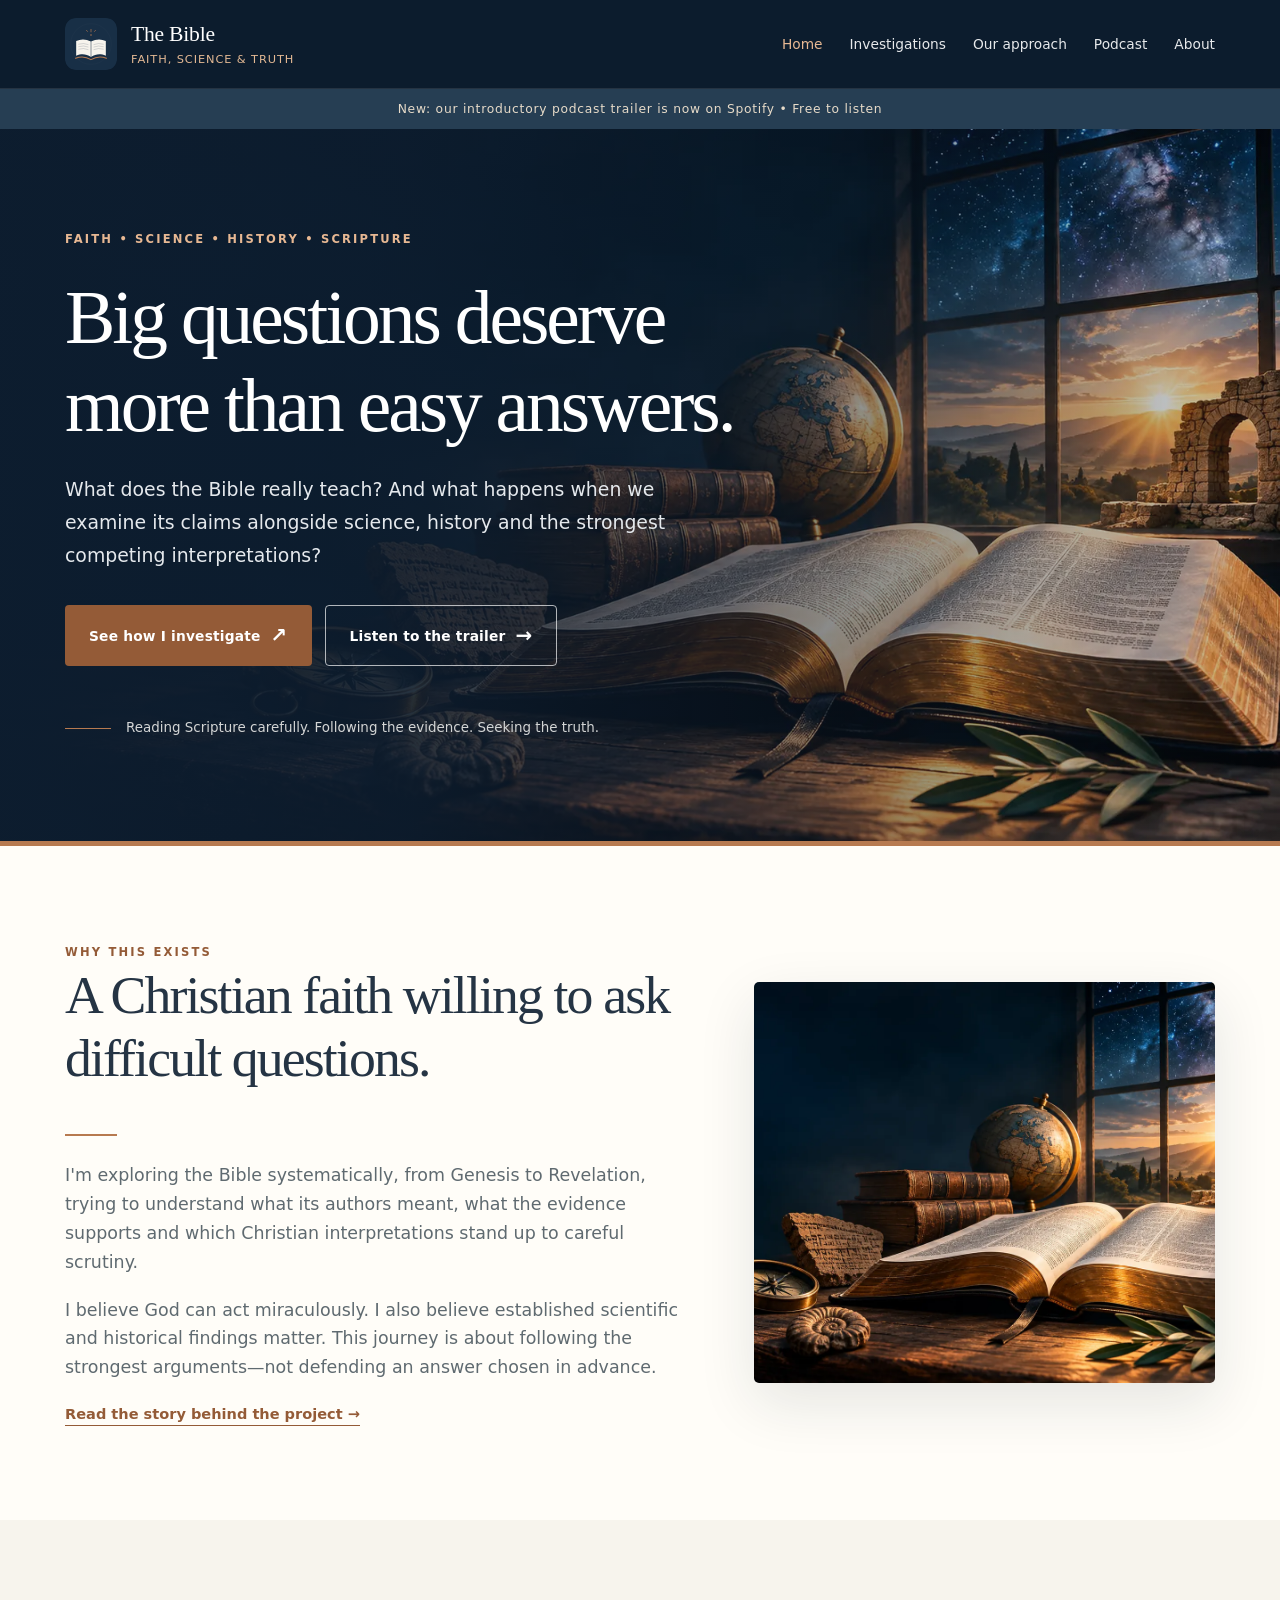
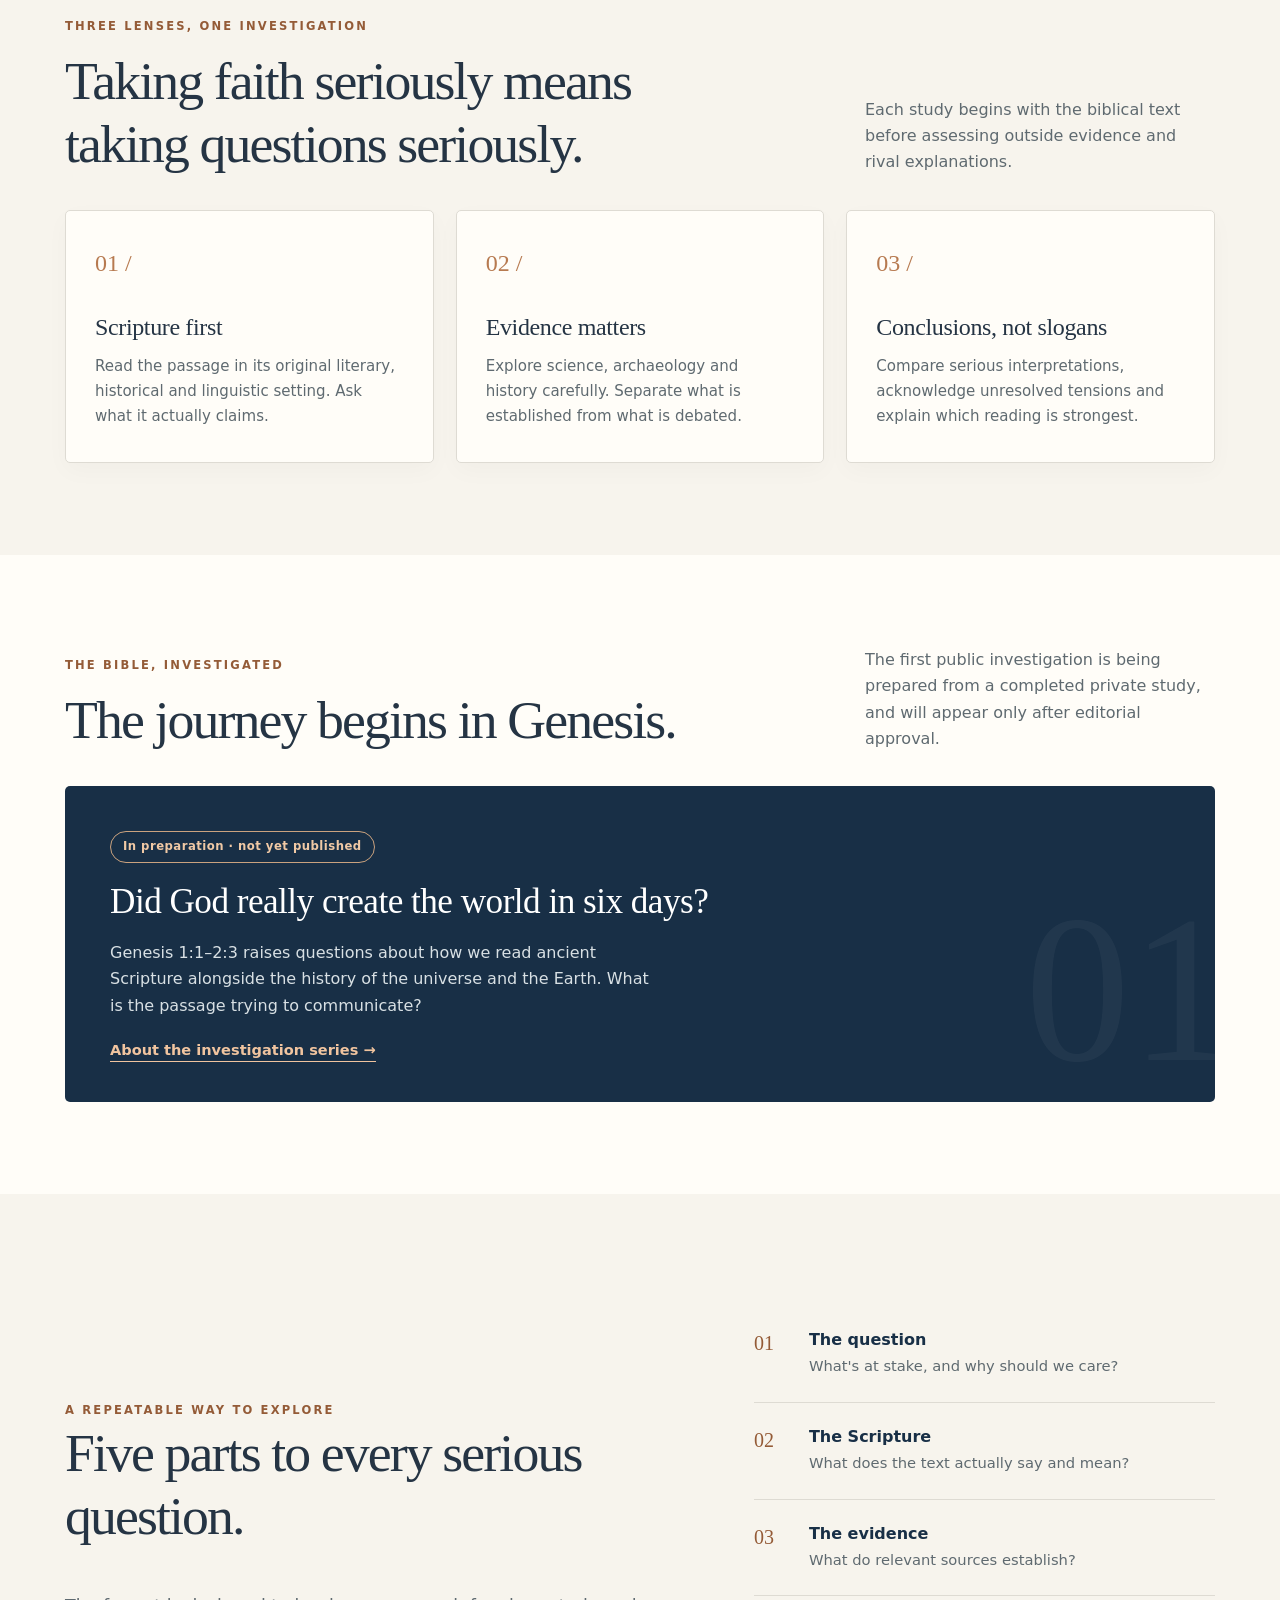
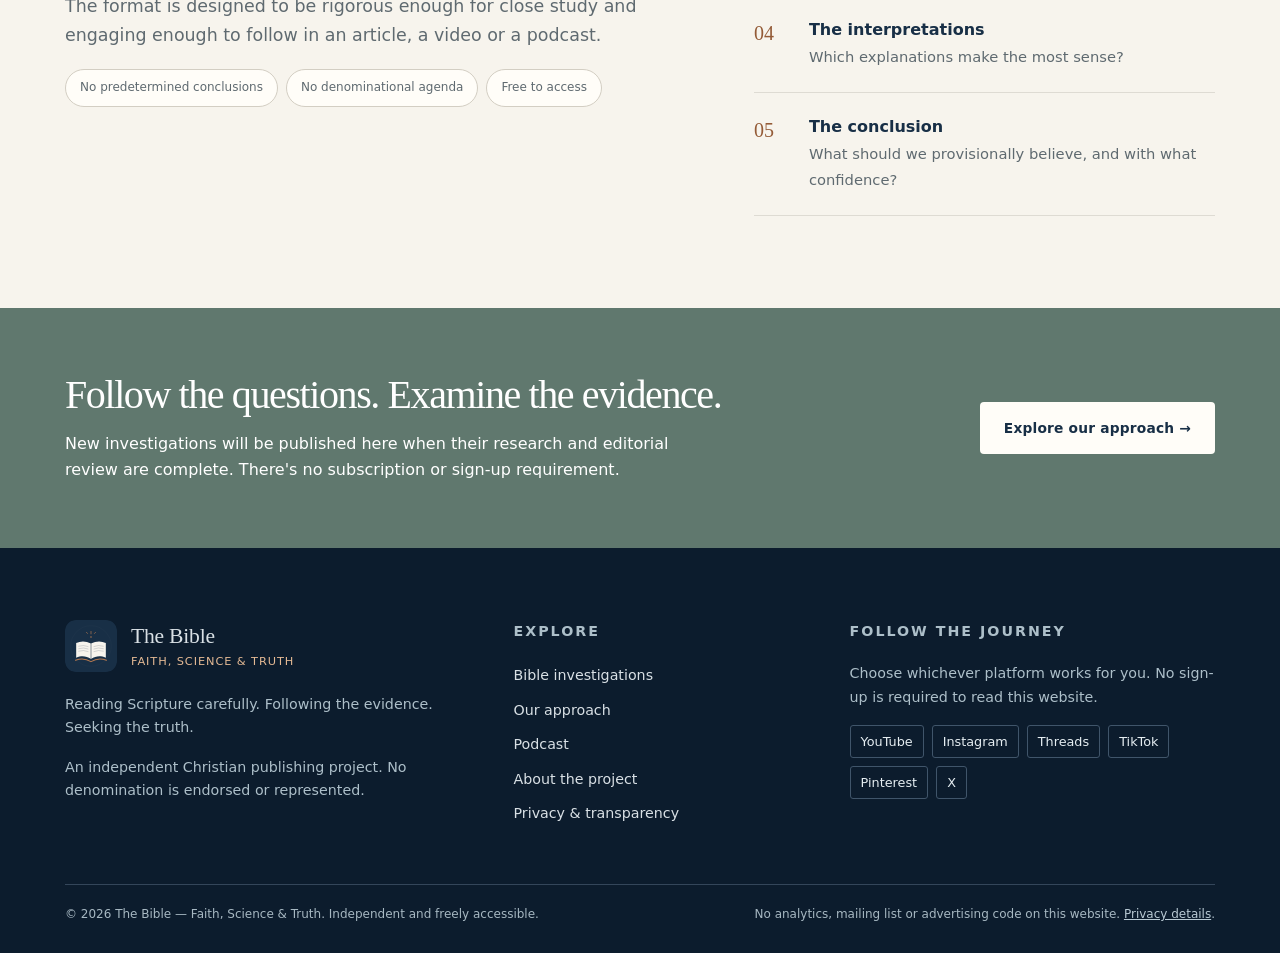
<file: index.html>
<!doctype html><html lang="en-GB"><head><meta charset="utf-8"><meta name="viewport" content="width=device-width, initial-scale=1"><meta name="description" content="An independent Christian journey through the Bible, exploring Scripture, science, history and different interpretations without predetermined conclusions."><meta name="theme-color" content="#182f46"><meta name="referrer" content="strict-origin-when-cross-origin"><title>Home | The Bible — Faith, Science &amp; Truth</title><link rel="icon" type="image/svg+xml" href="favicon.svg"><link rel="stylesheet" href="styles.css"><meta property="og:type" content="website"><meta property="og:site_name" content="The Bible — Faith, Science &amp; Truth"><meta property="og:title" content="Home | The Bible — Faith, Science &amp; Truth"><meta property="og:description" content="An independent Christian journey through the Bible, exploring Scripture, science, history and different interpretations without predetermined conclusions."><meta property="og:image" content="https://thebiblefst.github.io/assets/social-preview.jpg"><meta property="og:url" content="https://thebiblefst.github.io/index.html"><meta name="twitter:card" content="summary_large_image"></head><body><a class="skip-link" href="#main">Skip to content</a><header class="site-header"><div class="container header-row"><a class="brand" href="index.html" aria-label="The Bible — Faith, Science & Truth, home"><img src="assets/mark.svg" alt="" width="52" height="52"><span><strong>The Bible</strong><em>Faith, Science &amp; Truth</em></span></a><nav class="nav" aria-label="Main navigation"><a href="index.html" aria-current="page">Home</a><a href="investigations.html" >Investigations</a><a href="approach.html" >Our approach</a><a href="podcast.html" >Podcast</a><a href="about.html" >About</a></nav><details class="mobile-menu"><summary>Menu</summary><nav class="mobile-links" aria-label="Mobile navigation"><a href="index.html" aria-current="page">Home</a><a href="investigations.html" >Investigations</a><a href="approach.html" >Our approach</a><a href="podcast.html" >Podcast</a><a href="about.html" >About</a></nav></details></div></header><main id="main"><div class="announcement">New: our introductory podcast trailer is now on Spotify • Free to listen</div><section class="hero"><div class="container"><span class="eyebrow">Faith • Science • History • Scripture</span><h1>Big questions deserve more than easy answers.</h1><p class="hero-lead">What does the Bible really teach? And what happens when we examine its claims alongside science, history and the strongest competing interpretations?</p><div class="hero-ctas"><a class="btn btn-copper" href="approach.html">See how I investigate <span class="arrow" aria-hidden="true">↗</span></a><a class="btn btn-outline" href="podcast.html">Listen to the trailer <span class="arrow" aria-hidden="true">→</span></a></div><div class="hero-bottom"><span class="fine-line" aria-hidden="true"></span><span>Reading Scripture carefully. Following the evidence. Seeking the truth.</span></div></div></section>
<section class="section"><div class="container two-col"><div><span class="eyebrow">Why this exists</span><h2>A Christian faith willing to ask difficult questions.</h2><div class="divider" aria-hidden="true"></div><p class="intro-copy">I'm exploring the Bible systematically, from Genesis to Revelation, trying to understand what its authors meant, what the evidence supports and which Christian interpretations stand up to careful scrutiny.</p><p class="intro-copy">I believe God can act miraculously. I also believe established scientific and historical findings matter. This journey is about following the strongest arguments—not defending an answer chosen in advance.</p><a class="text-link" href="about.html">Read the story behind the project →</a></div><img class="feature-photo" src="assets/documentary-study.webp" width="1450" height="816" loading="lazy" alt="An open Bible on a study desk with an antique globe, compass, fossil and historic stonework illuminated by sunrise"></div></section>
<section class="section section-tinted"><div class="container"><div class="section-top"><div><span class="eyebrow">Three lenses, one investigation</span><h2>Taking faith seriously means taking questions seriously.</h2></div><p class="muted">Each study begins with the biblical text before assessing outside evidence and rival explanations.</p></div><div class="three-col"><article class="card"><span class="number" aria-hidden="true">01 /</span><h3>Scripture first</h3><p>Read the passage in its original literary, historical and linguistic setting. Ask what it actually claims.</p></article><article class="card"><span class="number" aria-hidden="true">02 /</span><h3>Evidence matters</h3><p>Explore science, archaeology and history carefully. Separate what is established from what is debated.</p></article><article class="card"><span class="number" aria-hidden="true">03 /</span><h3>Conclusions, not slogans</h3><p>Compare serious interpretations, acknowledge unresolved tensions and explain which reading is strongest.</p></article></div></div></section>
<section class="section"><div class="container"><div class="section-top"><div><span class="eyebrow">The Bible, Investigated</span><h2>The journey begins in Genesis.</h2></div><p class="muted">The first public investigation is being prepared from a completed private study, and will appear only after editorial approval.</p></div><article class="feature-panel"><span class="status">In preparation · not yet published</span><h3>Did God really create the world in six days?</h3><p>Genesis 1:1–2:3 raises questions about how we read ancient Scripture alongside the history of the universe and the Earth. What is the passage trying to communicate?</p><a class="text-link" href="investigations.html">About the investigation series →</a></article></div></section>
<section class="section section-tinted"><div class="container two-col"><div><span class="eyebrow">A repeatable way to explore</span><h2>Five parts to every serious question.</h2><p class="intro-copy">The format is designed to be rigorous enough for close study and engaging enough to follow in an article, a video or a podcast.</p><div class="pill-row"><span class="pill">No predetermined conclusions</span><span class="pill">No denominational agenda</span><span class="pill">Free to access</span></div></div><ol class="journey-list"><li><strong>The question</strong><span>What's at stake, and why should we care?</span></li><li><strong>The Scripture</strong><span>What does the text actually say and mean?</span></li><li><strong>The evidence</strong><span>What do relevant sources establish?</span></li><li><strong>The interpretations</strong><span>Which explanations make the most sense?</span></li><li><strong>The conclusion</strong><span>What should we provisionally believe, and with what confidence?</span></li></ol></div></section>
<section class="cta-strip"><div class="container cta-inner"><div><h2>Follow the questions. Examine the evidence.</h2><p>New investigations will be published here when their research and editorial review are complete. There's no subscription or sign-up requirement.</p></div><a class="btn light-btn" href="approach.html">Explore our approach →</a></div></section></main><footer class="site-footer"><div class="container"><div class="footer-main"><div><a class="brand" href="index.html"><img src="assets/mark.svg" alt="" width="52" height="52"><span><strong>The Bible</strong><em>Faith, Science &amp; Truth</em></span></a><p>Reading Scripture carefully. Following the evidence. Seeking the truth.</p><p>An independent Christian publishing project. No denomination is endorsed or represented.</p></div><div><p class="footer-title">Explore</p><ul class="footer-links"><li><a href="investigations.html">Bible investigations</a></li><li><a href="approach.html">Our approach</a></li><li><a href="podcast.html">Podcast</a></li><li><a href="about.html">About the project</a></li><li><a href="privacy.html">Privacy &amp; transparency</a></li></ul></div><div><p class="footer-title">Follow the journey</p><p>Choose whichever platform works for you. No sign-up is required to read this website.</p><div class="socials"><a href="https://www.youtube.com/@thebiblefst" rel="noopener noreferrer">YouTube</a><a href="https://www.instagram.com/thebiblefst/" rel="noopener noreferrer">Instagram</a><a href="https://www.threads.net/@thebiblefst" rel="noopener noreferrer">Threads</a><a href="https://www.tiktok.com/@thebiblefst" rel="noopener noreferrer">TikTok</a><a href="https://www.pinterest.com/thebiblefst/" rel="noopener noreferrer">Pinterest</a><a href="https://x.com/thebiblefst" rel="noopener noreferrer">X</a></div></div></div><div class="footer-bottom"><span>© 2026 The Bible — Faith, Science &amp; Truth. Independent and freely accessible.</span><span>No analytics, mailing list or advertising code on this website. <a href="privacy.html">Privacy details</a>.</span></div></div></footer></body></html>
</file>
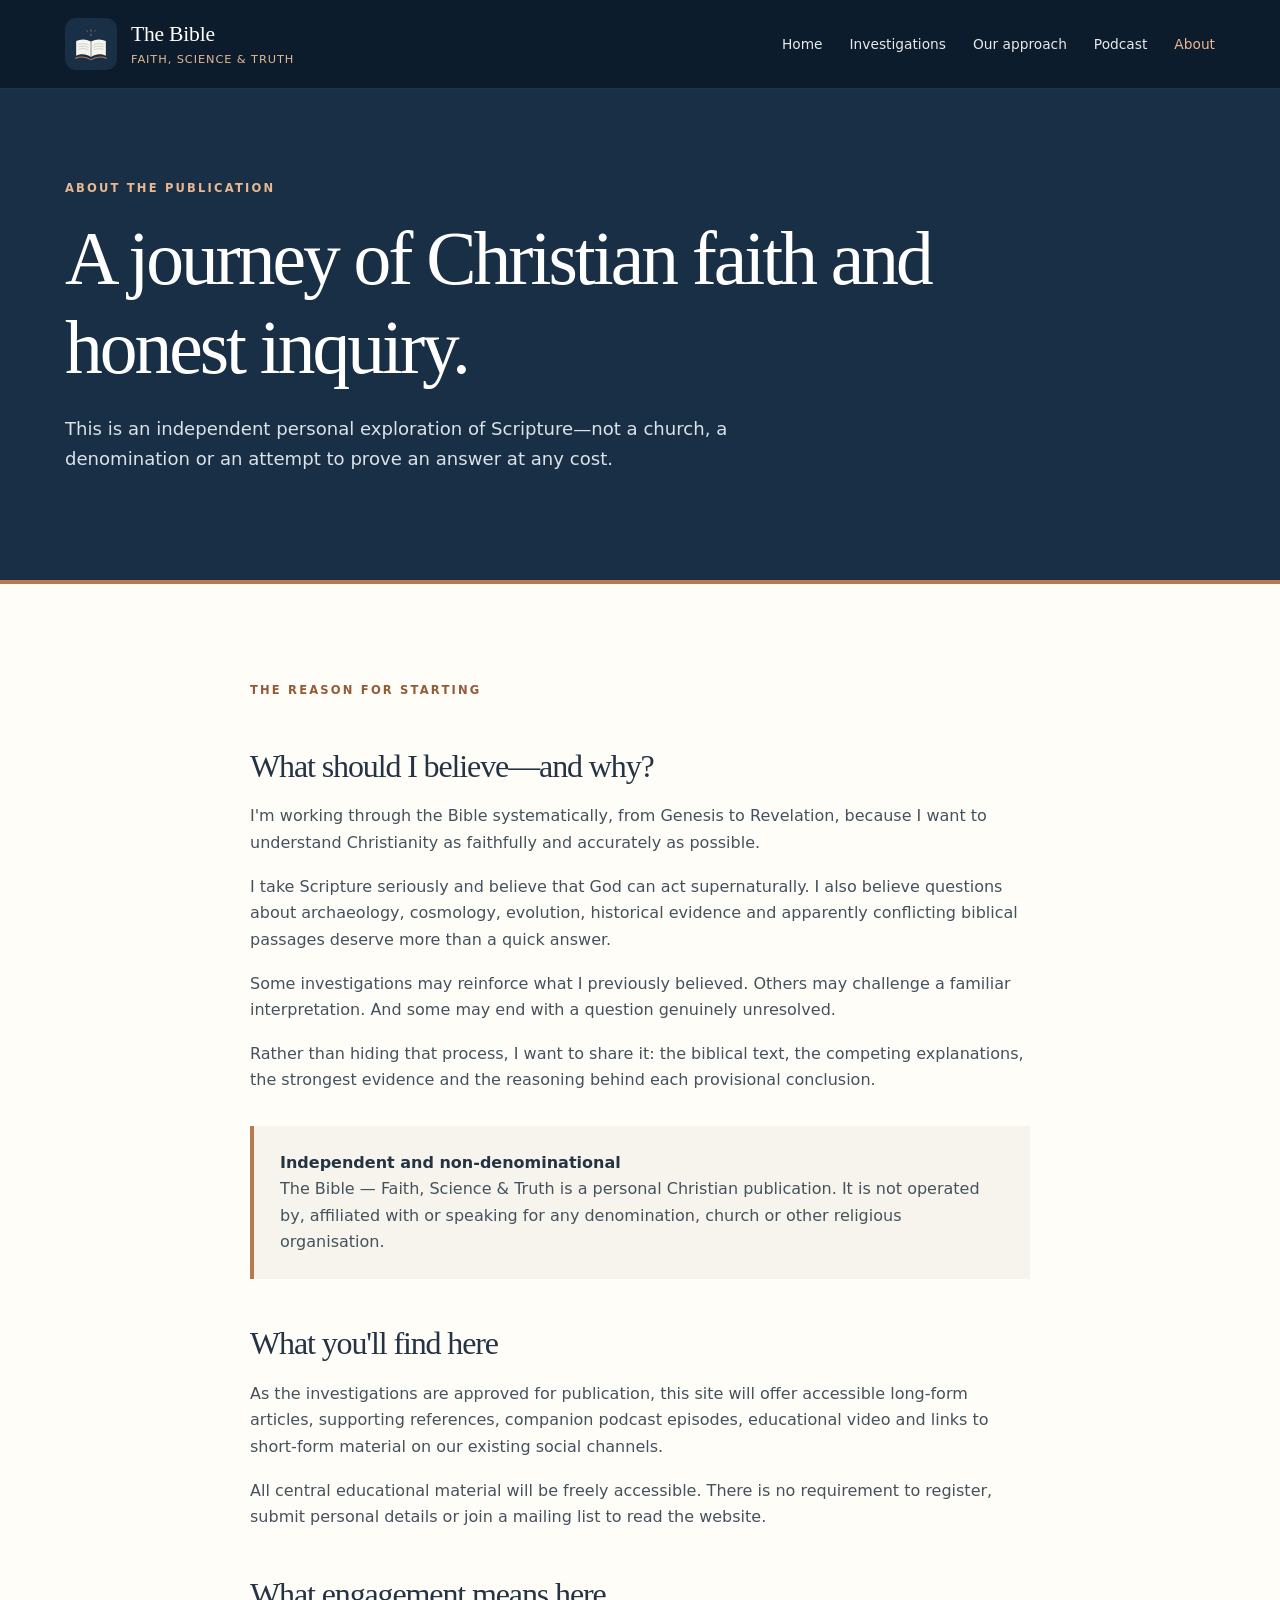
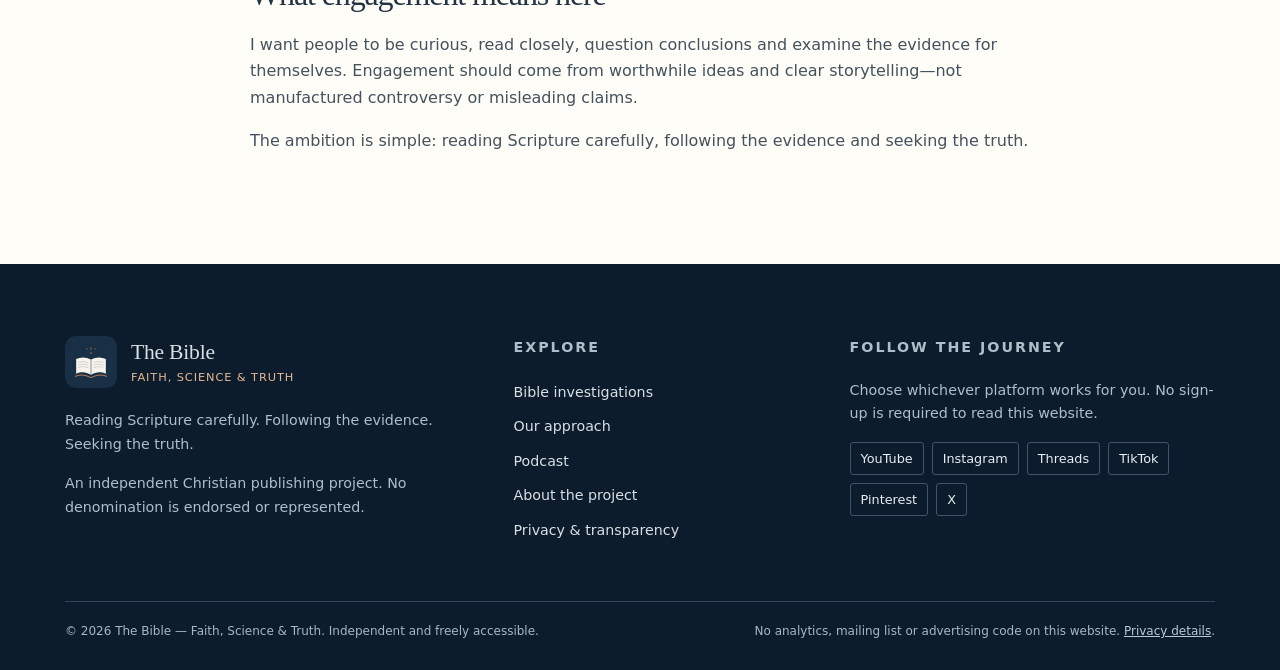
<file: about.html>
<!doctype html><html lang="en-GB"><head><meta charset="utf-8"><meta name="viewport" content="width=device-width, initial-scale=1"><meta name="description" content="Why this independent Christian publication explores Scripture, faith, science and history from Genesis to Revelation."><meta name="theme-color" content="#182f46"><meta name="referrer" content="strict-origin-when-cross-origin"><title>About | The Bible — Faith, Science &amp; Truth</title><link rel="icon" type="image/svg+xml" href="favicon.svg"><link rel="stylesheet" href="styles.css"><meta property="og:type" content="website"><meta property="og:site_name" content="The Bible — Faith, Science &amp; Truth"><meta property="og:title" content="About | The Bible — Faith, Science &amp; Truth"><meta property="og:description" content="Why this independent Christian publication explores Scripture, faith, science and history from Genesis to Revelation."><meta property="og:image" content="https://thebiblefst.github.io/assets/social-preview.jpg"><meta property="og:url" content="https://thebiblefst.github.io/about.html"><meta name="twitter:card" content="summary_large_image"></head><body><a class="skip-link" href="#main">Skip to content</a><header class="site-header"><div class="container header-row"><a class="brand" href="index.html" aria-label="The Bible — Faith, Science & Truth, home"><img src="assets/mark.svg" alt="" width="52" height="52"><span><strong>The Bible</strong><em>Faith, Science &amp; Truth</em></span></a><nav class="nav" aria-label="Main navigation"><a href="index.html" >Home</a><a href="investigations.html" >Investigations</a><a href="approach.html" >Our approach</a><a href="podcast.html" >Podcast</a><a href="about.html" aria-current="page">About</a></nav><details class="mobile-menu"><summary>Menu</summary><nav class="mobile-links" aria-label="Mobile navigation"><a href="index.html" >Home</a><a href="investigations.html" >Investigations</a><a href="approach.html" >Our approach</a><a href="podcast.html" >Podcast</a><a href="about.html" aria-current="page">About</a></nav></details></div></header><main id="main"><section class="page-hero"><div class="container"><span class="eyebrow">About the publication</span><h1>A journey of Christian faith and honest inquiry.</h1><p>This is an independent personal exploration of Scripture—not a church, a denomination or an attempt to prove an answer at any cost.</p></div></section><section class="section"><div class="container reading-width"><span class="eyebrow">The reason for starting</span><h2>What should I believe—and why?</h2><p>I'm working through the Bible systematically, from Genesis to Revelation, because I want to understand Christianity as faithfully and accurately as possible.</p><p>I take Scripture seriously and believe that God can act supernaturally. I also believe questions about archaeology, cosmology, evolution, historical evidence and apparently conflicting biblical passages deserve more than a quick answer.</p><p>Some investigations may reinforce what I previously believed. Others may challenge a familiar interpretation. And some may end with a question genuinely unresolved.</p><p>Rather than hiding that process, I want to share it: the biblical text, the competing explanations, the strongest evidence and the reasoning behind each provisional conclusion.</p><div class="notice"><strong>Independent and non-denominational</strong><p>The Bible — Faith, Science &amp; Truth is a personal Christian publication. It is not operated by, affiliated with or speaking for any denomination, church or other religious organisation.</p></div><h2>What you'll find here</h2><p>As the investigations are approved for publication, this site will offer accessible long-form articles, supporting references, companion podcast episodes, educational video and links to short-form material on our existing social channels.</p><p>All central educational material will be freely accessible. There is no requirement to register, submit personal details or join a mailing list to read the website.</p><h2>What engagement means here</h2><p>I want people to be curious, read closely, question conclusions and examine the evidence for themselves. Engagement should come from worthwhile ideas and clear storytelling—not manufactured controversy or misleading claims.</p><p>The ambition is simple: reading Scripture carefully, following the evidence and seeking the truth.</p></div></section></main><footer class="site-footer"><div class="container"><div class="footer-main"><div><a class="brand" href="index.html"><img src="assets/mark.svg" alt="" width="52" height="52"><span><strong>The Bible</strong><em>Faith, Science &amp; Truth</em></span></a><p>Reading Scripture carefully. Following the evidence. Seeking the truth.</p><p>An independent Christian publishing project. No denomination is endorsed or represented.</p></div><div><p class="footer-title">Explore</p><ul class="footer-links"><li><a href="investigations.html">Bible investigations</a></li><li><a href="approach.html">Our approach</a></li><li><a href="podcast.html">Podcast</a></li><li><a href="about.html">About the project</a></li><li><a href="privacy.html">Privacy &amp; transparency</a></li></ul></div><div><p class="footer-title">Follow the journey</p><p>Choose whichever platform works for you. No sign-up is required to read this website.</p><div class="socials"><a href="https://www.youtube.com/@thebiblefst" rel="noopener noreferrer">YouTube</a><a href="https://www.instagram.com/thebiblefst/" rel="noopener noreferrer">Instagram</a><a href="https://www.threads.net/@thebiblefst" rel="noopener noreferrer">Threads</a><a href="https://www.tiktok.com/@thebiblefst" rel="noopener noreferrer">TikTok</a><a href="https://www.pinterest.com/thebiblefst/" rel="noopener noreferrer">Pinterest</a><a href="https://x.com/thebiblefst" rel="noopener noreferrer">X</a></div></div></div><div class="footer-bottom"><span>© 2026 The Bible — Faith, Science &amp; Truth. Independent and freely accessible.</span><span>No analytics, mailing list or advertising code on this website. <a href="privacy.html">Privacy details</a>.</span></div></div></footer></body></html>
</file>
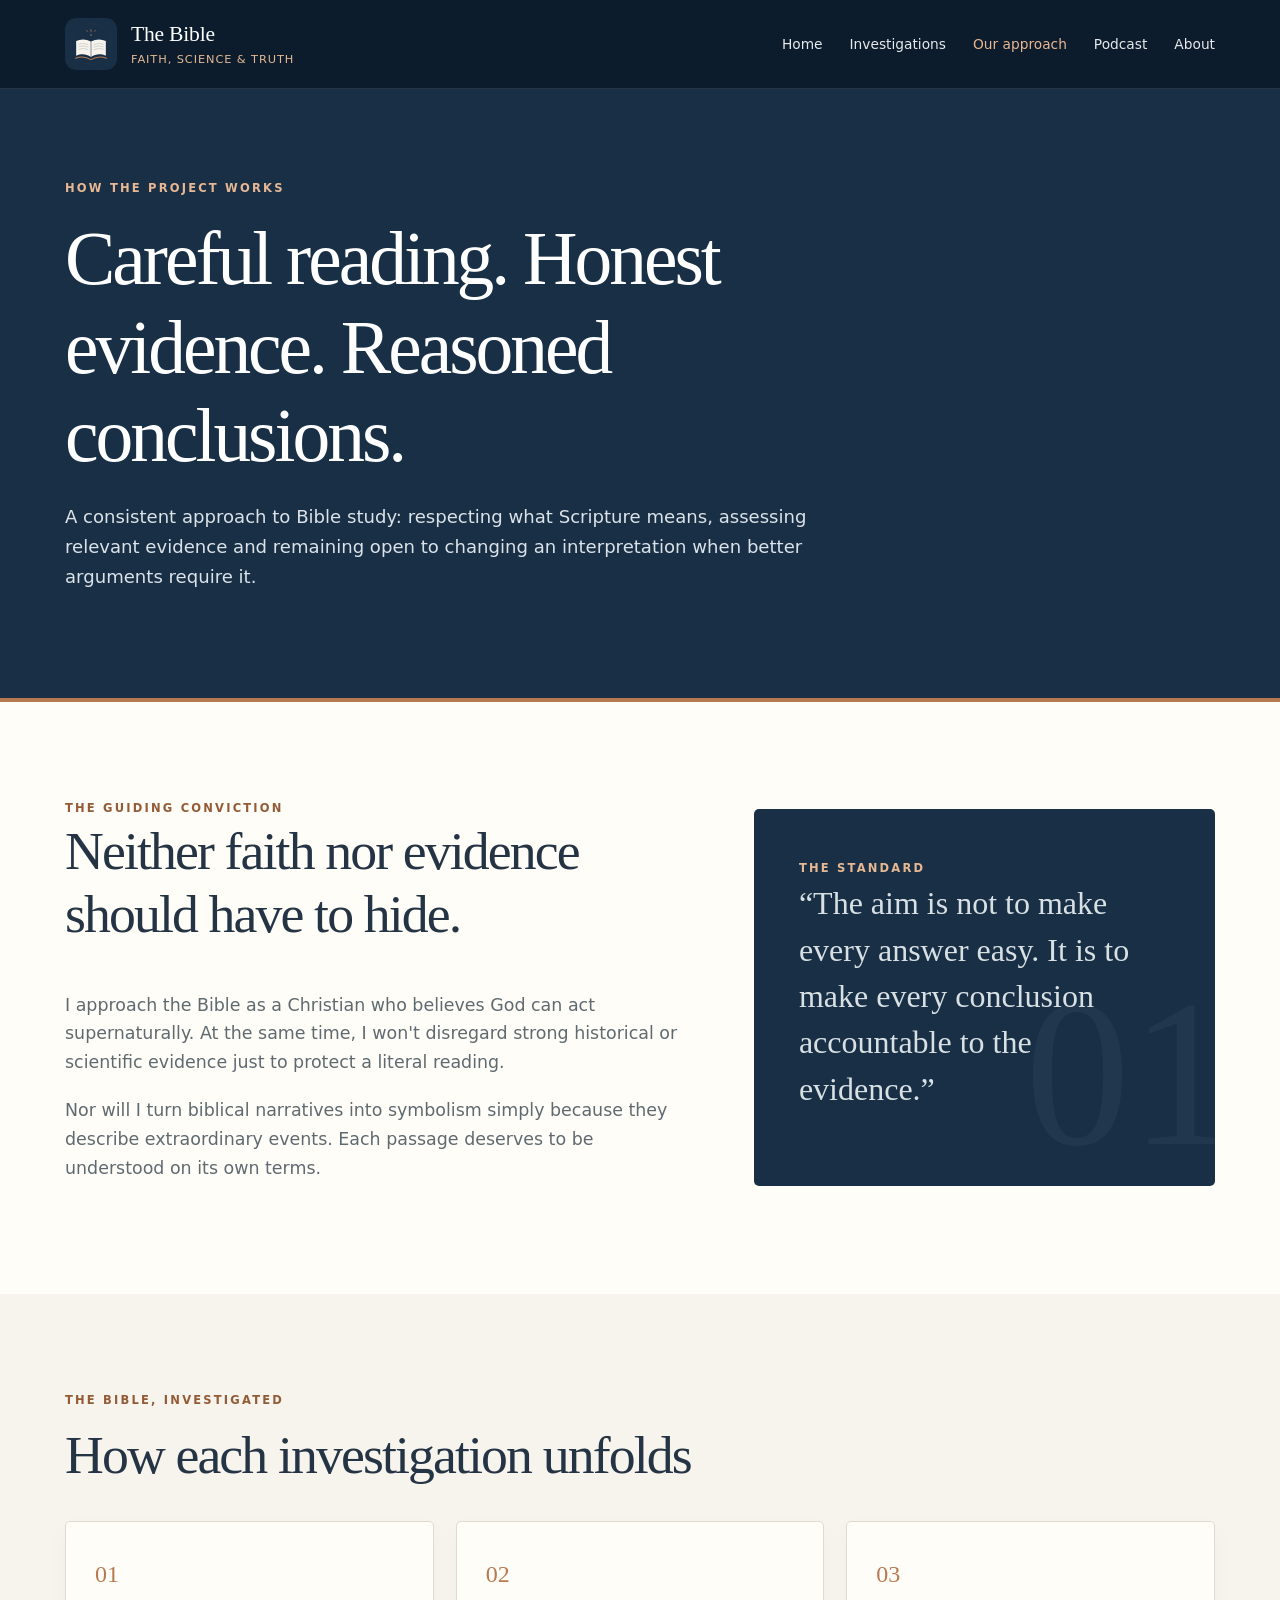
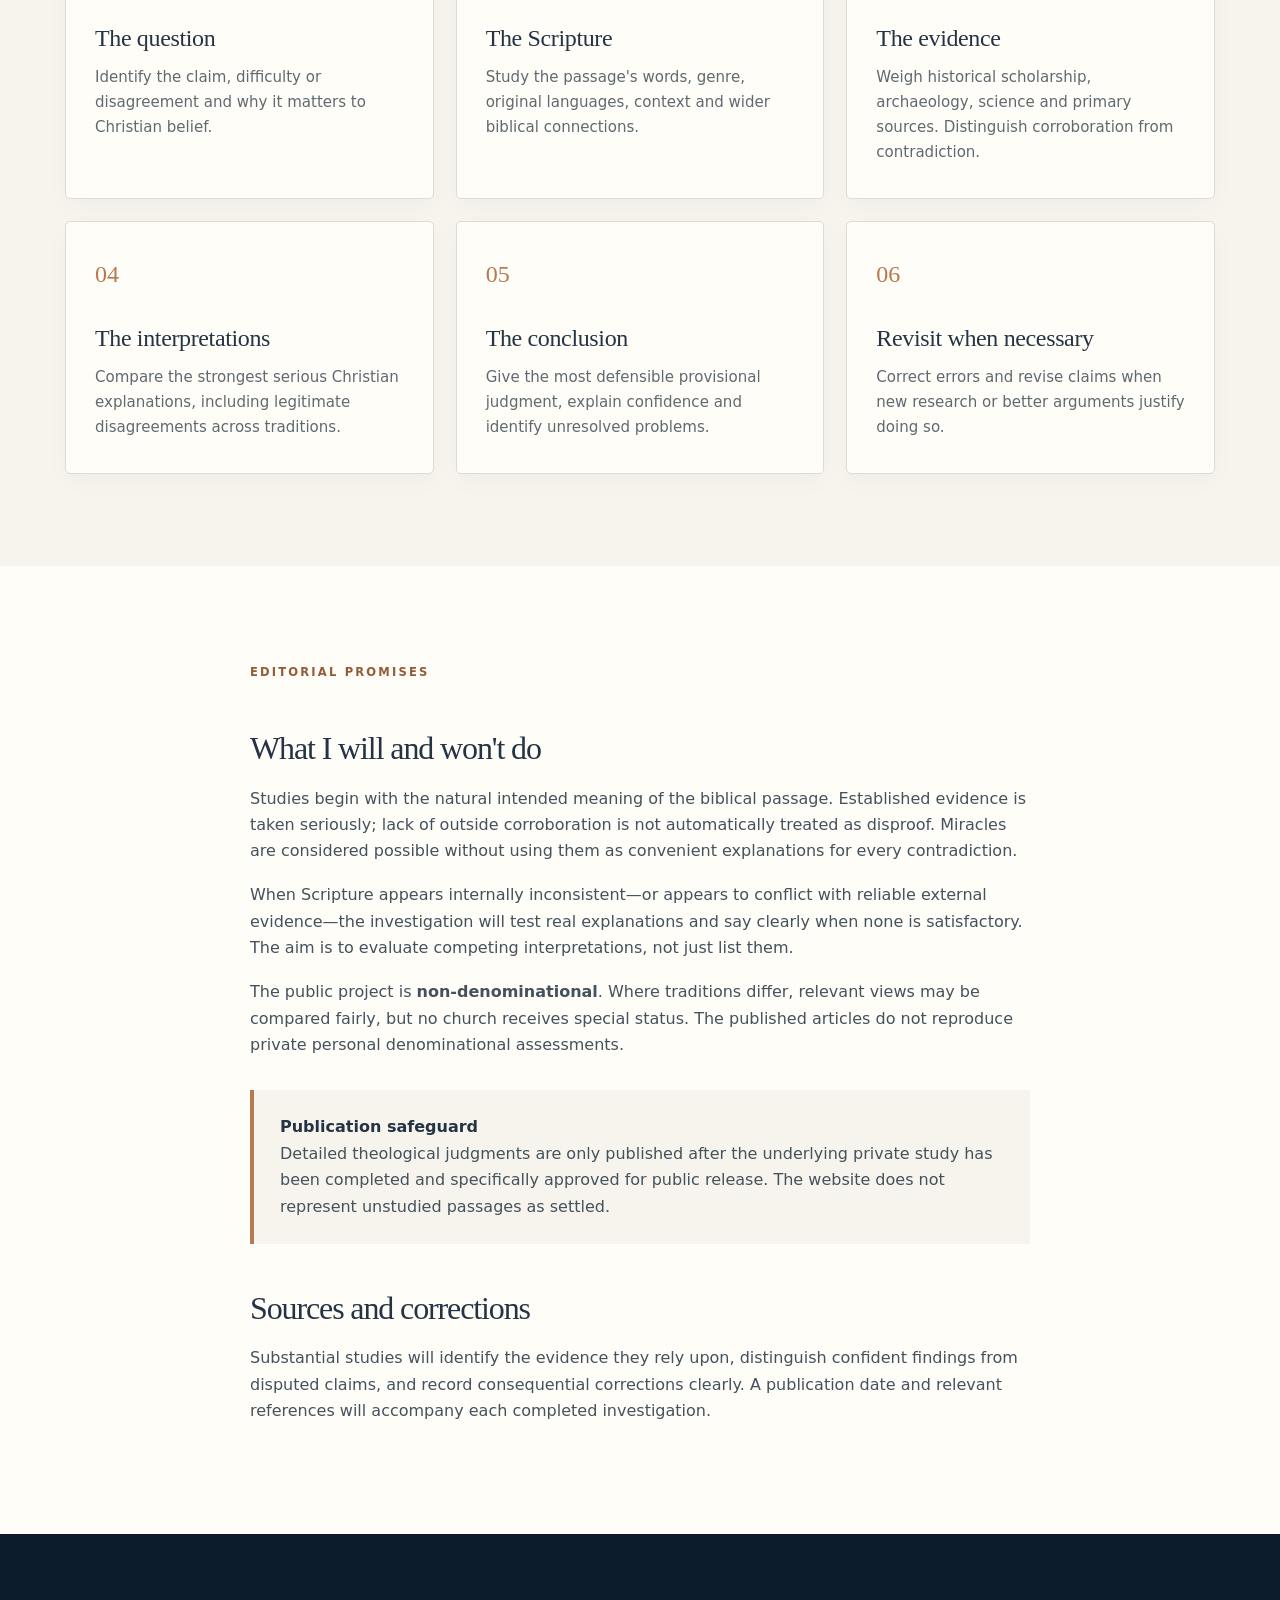
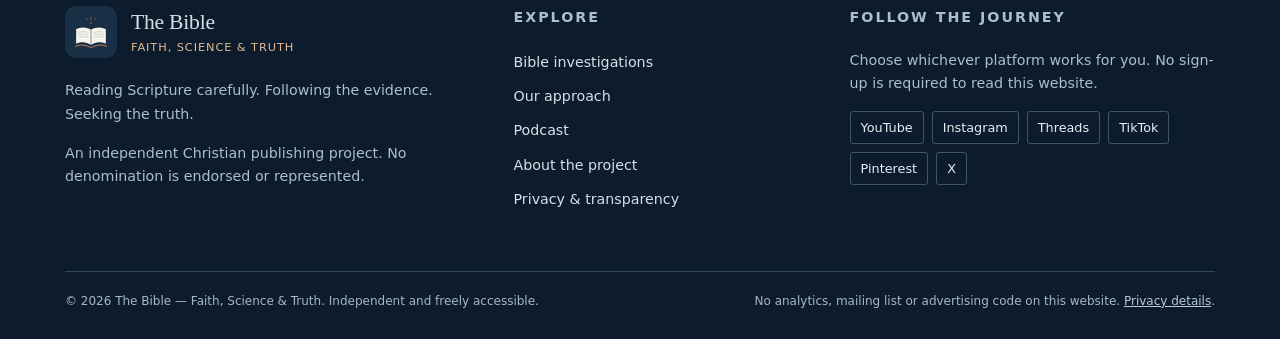
<file: approach.html>
<!doctype html><html lang="en-GB"><head><meta charset="utf-8"><meta name="viewport" content="width=device-width, initial-scale=1"><meta name="description" content="How The Bible — Faith, Science & Truth studies Scripture, science and history, tests interpretations and reaches provisional conclusions."><meta name="theme-color" content="#182f46"><meta name="referrer" content="strict-origin-when-cross-origin"><title>Our approach | The Bible — Faith, Science &amp; Truth</title><link rel="icon" type="image/svg+xml" href="favicon.svg"><link rel="stylesheet" href="styles.css"><meta property="og:type" content="website"><meta property="og:site_name" content="The Bible — Faith, Science &amp; Truth"><meta property="og:title" content="Our approach | The Bible — Faith, Science &amp; Truth"><meta property="og:description" content="How The Bible — Faith, Science & Truth studies Scripture, science and history, tests interpretations and reaches provisional conclusions."><meta property="og:image" content="https://thebiblefst.github.io/assets/social-preview.jpg"><meta property="og:url" content="https://thebiblefst.github.io/approach.html"><meta name="twitter:card" content="summary_large_image"></head><body><a class="skip-link" href="#main">Skip to content</a><header class="site-header"><div class="container header-row"><a class="brand" href="index.html" aria-label="The Bible — Faith, Science & Truth, home"><img src="assets/mark.svg" alt="" width="52" height="52"><span><strong>The Bible</strong><em>Faith, Science &amp; Truth</em></span></a><nav class="nav" aria-label="Main navigation"><a href="index.html" >Home</a><a href="investigations.html" >Investigations</a><a href="approach.html" aria-current="page">Our approach</a><a href="podcast.html" >Podcast</a><a href="about.html" >About</a></nav><details class="mobile-menu"><summary>Menu</summary><nav class="mobile-links" aria-label="Mobile navigation"><a href="index.html" >Home</a><a href="investigations.html" >Investigations</a><a href="approach.html" aria-current="page">Our approach</a><a href="podcast.html" >Podcast</a><a href="about.html" >About</a></nav></details></div></header><main id="main"><section class="page-hero"><div class="container"><span class="eyebrow">How the project works</span><h1>Careful reading. Honest evidence. Reasoned conclusions.</h1><p>A consistent approach to Bible study: respecting what Scripture means, assessing relevant evidence and remaining open to changing an interpretation when better arguments require it.</p></div></section><section class="section"><div class="container two-col"><div><span class="eyebrow">The guiding conviction</span><h2>Neither faith nor evidence should have to hide.</h2><p class="intro-copy">I approach the Bible as a Christian who believes God can act supernaturally. At the same time, I won't disregard strong historical or scientific evidence just to protect a literal reading.</p><p class="intro-copy">Nor will I turn biblical narratives into symbolism simply because they describe extraordinary events. Each passage deserves to be understood on its own terms.</p></div><div class="feature-panel"><span class="eyebrow">The standard</span><p class="quote">“The aim is not to make every answer easy. It is to make every conclusion accountable to the evidence.”</p></div></div></section><section class="section section-tinted"><div class="container"><div class="section-top"><div><span class="eyebrow">The Bible, Investigated</span><h2>How each investigation unfolds</h2></div></div><div class="three-col"><article class="card"><span class="number">01</span><h3>The question</h3><p>Identify the claim, difficulty or disagreement and why it matters to Christian belief.</p></article><article class="card"><span class="number">02</span><h3>The Scripture</h3><p>Study the passage's words, genre, original languages, context and wider biblical connections.</p></article><article class="card"><span class="number">03</span><h3>The evidence</h3><p>Weigh historical scholarship, archaeology, science and primary sources. Distinguish corroboration from contradiction.</p></article><article class="card"><span class="number">04</span><h3>The interpretations</h3><p>Compare the strongest serious Christian explanations, including legitimate disagreements across traditions.</p></article><article class="card"><span class="number">05</span><h3>The conclusion</h3><p>Give the most defensible provisional judgment, explain confidence and identify unresolved problems.</p></article><article class="card"><span class="number">06</span><h3>Revisit when necessary</h3><p>Correct errors and revise claims when new research or better arguments justify doing so.</p></article></div></div></section><section class="section"><div class="container reading-width"><span class="eyebrow">Editorial promises</span><h2>What I will and won't do</h2><p>Studies begin with the natural intended meaning of the biblical passage. Established evidence is taken seriously; lack of outside corroboration is not automatically treated as disproof. Miracles are considered possible without using them as convenient explanations for every contradiction.</p><p>When Scripture appears internally inconsistent—or appears to conflict with reliable external evidence—the investigation will test real explanations and say clearly when none is satisfactory. The aim is to evaluate competing interpretations, not just list them.</p><p>The public project is <strong>non-denominational</strong>. Where traditions differ, relevant views may be compared fairly, but no church receives special status. The published articles do not reproduce private personal denominational assessments.</p><div class="notice"><strong>Publication safeguard</strong><p>Detailed theological judgments are only published after the underlying private study has been completed and specifically approved for public release. The website does not represent unstudied passages as settled.</p></div><h2>Sources and corrections</h2><p>Substantial studies will identify the evidence they rely upon, distinguish confident findings from disputed claims, and record consequential corrections clearly. A publication date and relevant references will accompany each completed investigation.</p></div></section></main><footer class="site-footer"><div class="container"><div class="footer-main"><div><a class="brand" href="index.html"><img src="assets/mark.svg" alt="" width="52" height="52"><span><strong>The Bible</strong><em>Faith, Science &amp; Truth</em></span></a><p>Reading Scripture carefully. Following the evidence. Seeking the truth.</p><p>An independent Christian publishing project. No denomination is endorsed or represented.</p></div><div><p class="footer-title">Explore</p><ul class="footer-links"><li><a href="investigations.html">Bible investigations</a></li><li><a href="approach.html">Our approach</a></li><li><a href="podcast.html">Podcast</a></li><li><a href="about.html">About the project</a></li><li><a href="privacy.html">Privacy &amp; transparency</a></li></ul></div><div><p class="footer-title">Follow the journey</p><p>Choose whichever platform works for you. No sign-up is required to read this website.</p><div class="socials"><a href="https://www.youtube.com/@thebiblefst" rel="noopener noreferrer">YouTube</a><a href="https://www.instagram.com/thebiblefst/" rel="noopener noreferrer">Instagram</a><a href="https://www.threads.net/@thebiblefst" rel="noopener noreferrer">Threads</a><a href="https://www.tiktok.com/@thebiblefst" rel="noopener noreferrer">TikTok</a><a href="https://www.pinterest.com/thebiblefst/" rel="noopener noreferrer">Pinterest</a><a href="https://x.com/thebiblefst" rel="noopener noreferrer">X</a></div></div></div><div class="footer-bottom"><span>© 2026 The Bible — Faith, Science &amp; Truth. Independent and freely accessible.</span><span>No analytics, mailing list or advertising code on this website. <a href="privacy.html">Privacy details</a>.</span></div></div></footer></body></html>
</file>
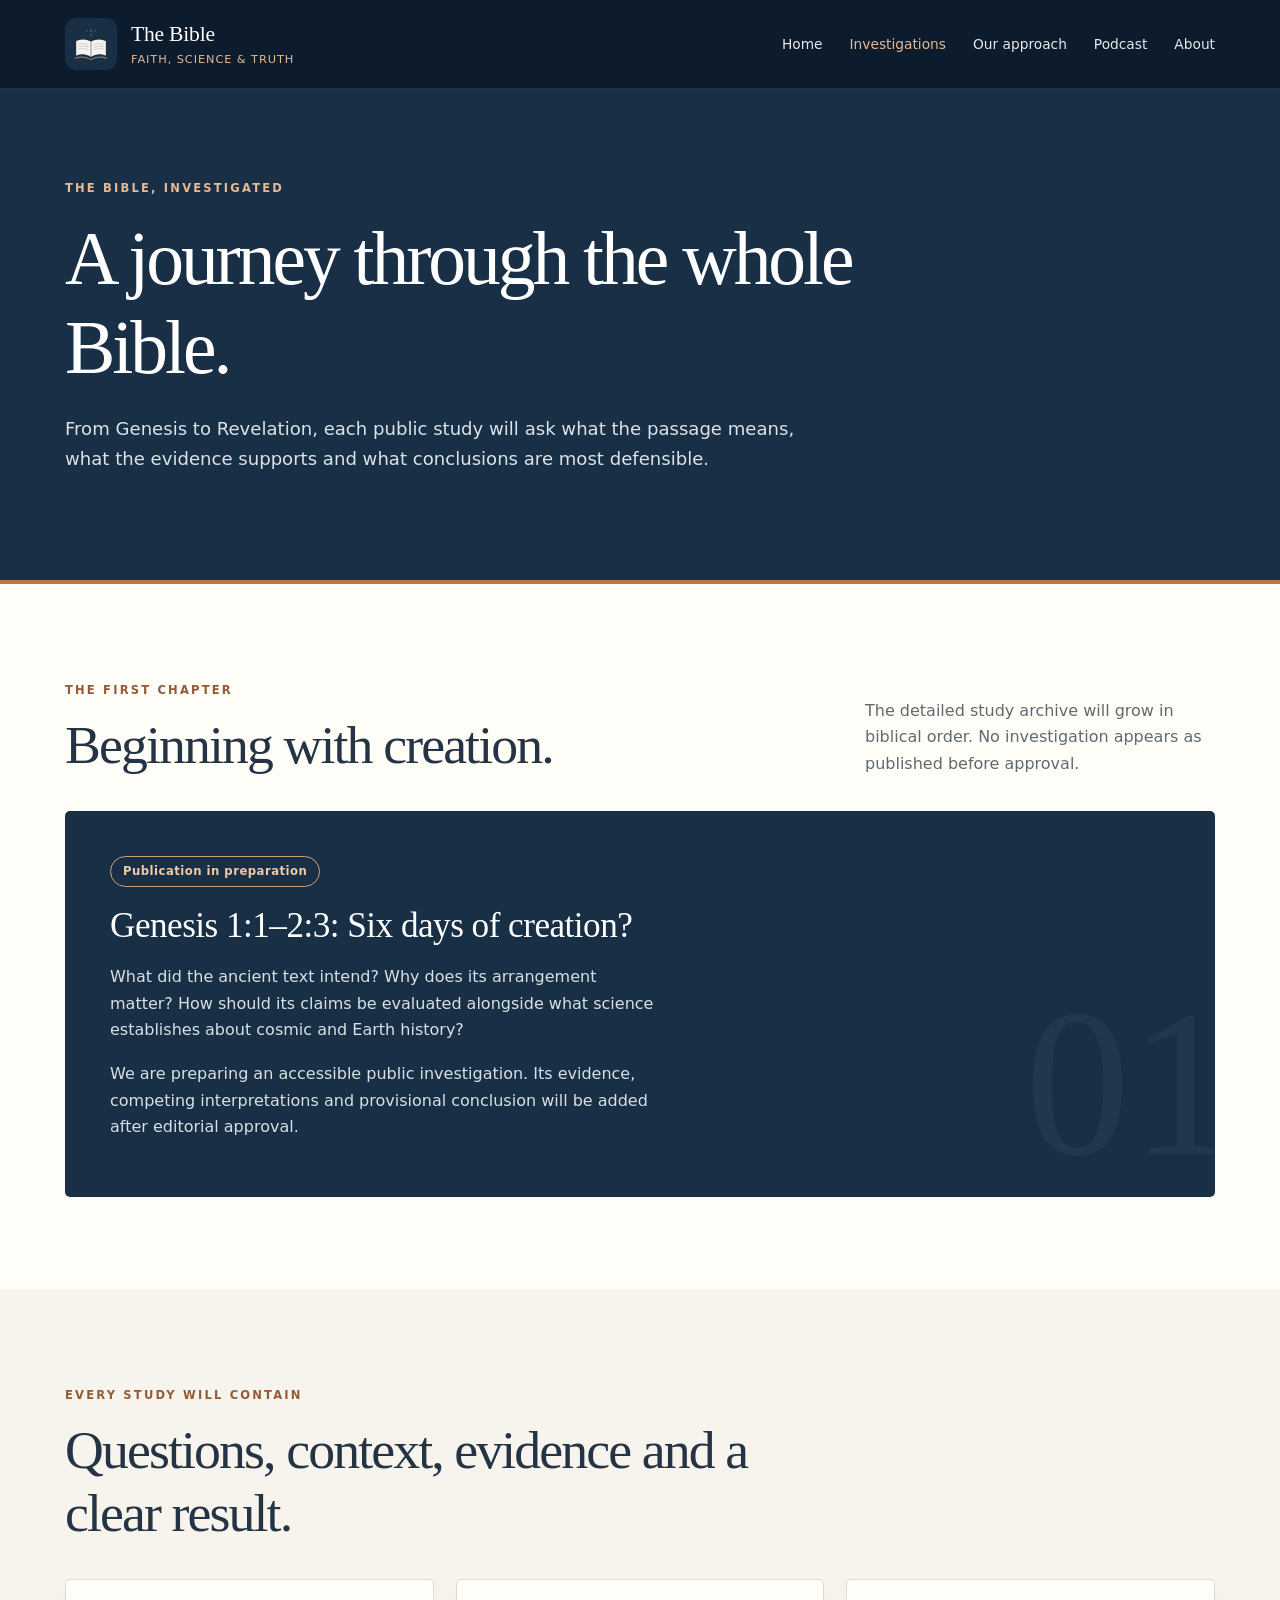
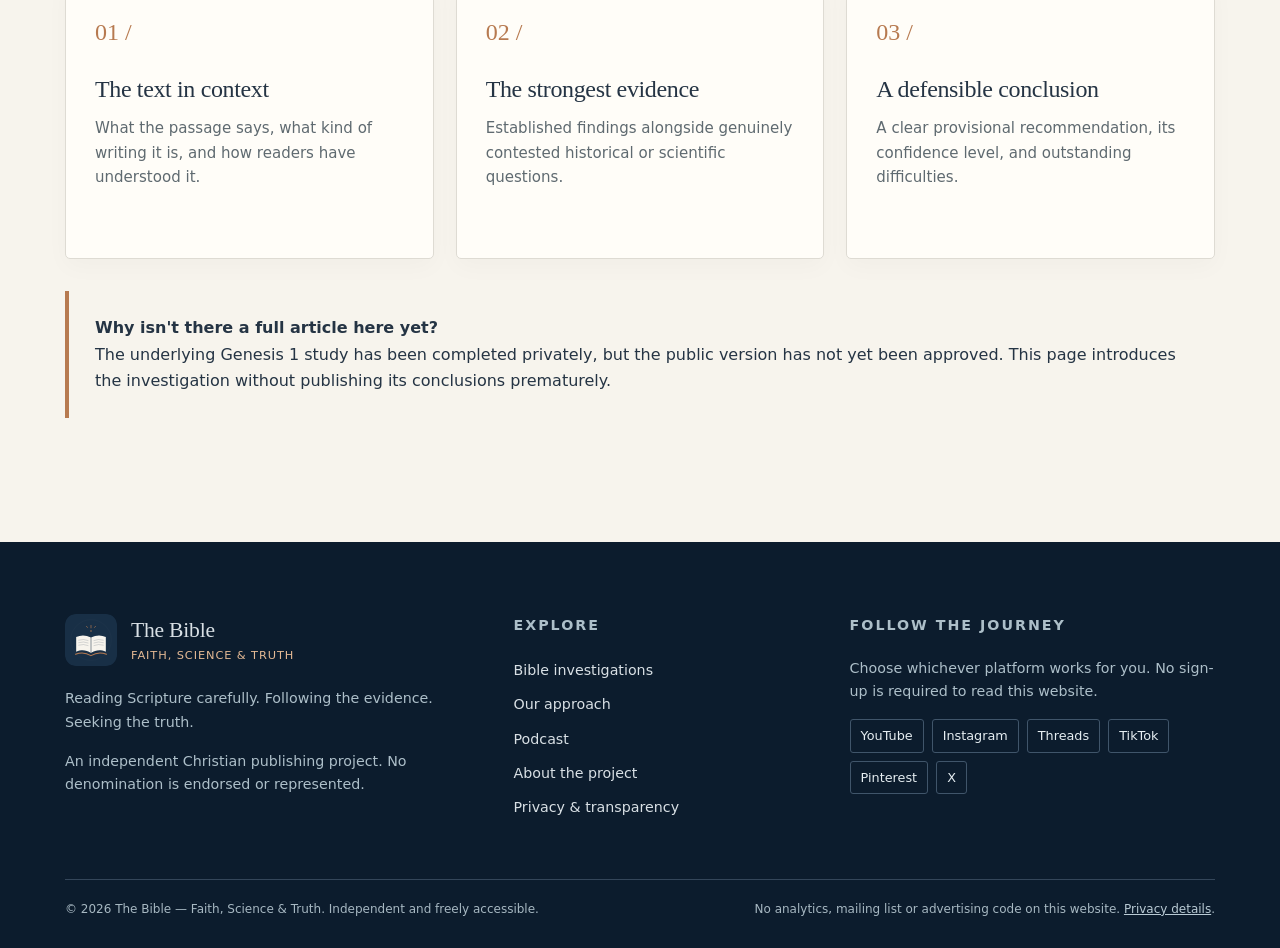
<file: investigations.html>
<!doctype html><html lang="en-GB"><head><meta charset="utf-8"><meta name="viewport" content="width=device-width, initial-scale=1"><meta name="description" content="Follow systematic biblical investigations from Genesis to Revelation with evidence, competing interpretations and honest conclusions."><meta name="theme-color" content="#182f46"><meta name="referrer" content="strict-origin-when-cross-origin"><title>Bible investigations | The Bible — Faith, Science &amp; Truth</title><link rel="icon" type="image/svg+xml" href="favicon.svg"><link rel="stylesheet" href="styles.css"><meta property="og:type" content="website"><meta property="og:site_name" content="The Bible — Faith, Science &amp; Truth"><meta property="og:title" content="Bible investigations | The Bible — Faith, Science &amp; Truth"><meta property="og:description" content="Follow systematic biblical investigations from Genesis to Revelation with evidence, competing interpretations and honest conclusions."><meta property="og:image" content="https://thebiblefst.github.io/assets/social-preview.jpg"><meta property="og:url" content="https://thebiblefst.github.io/investigations.html"><meta name="twitter:card" content="summary_large_image"></head><body><a class="skip-link" href="#main">Skip to content</a><header class="site-header"><div class="container header-row"><a class="brand" href="index.html" aria-label="The Bible — Faith, Science & Truth, home"><img src="assets/mark.svg" alt="" width="52" height="52"><span><strong>The Bible</strong><em>Faith, Science &amp; Truth</em></span></a><nav class="nav" aria-label="Main navigation"><a href="index.html" >Home</a><a href="investigations.html" aria-current="page">Investigations</a><a href="approach.html" >Our approach</a><a href="podcast.html" >Podcast</a><a href="about.html" >About</a></nav><details class="mobile-menu"><summary>Menu</summary><nav class="mobile-links" aria-label="Mobile navigation"><a href="index.html" >Home</a><a href="investigations.html" aria-current="page">Investigations</a><a href="approach.html" >Our approach</a><a href="podcast.html" >Podcast</a><a href="about.html" >About</a></nav></details></div></header><main id="main"><section class="page-hero"><div class="container"><span class="eyebrow">The Bible, Investigated</span><h1>A journey through the whole Bible.</h1><p>From Genesis to Revelation, each public study will ask what the passage means, what the evidence supports and what conclusions are most defensible.</p></div></section><section class="section"><div class="container"><div class="section-top"><div><span class="eyebrow">The first chapter</span><h2>Beginning with creation.</h2></div><p class="muted">The detailed study archive will grow in biblical order. No investigation appears as published before approval.</p></div><article class="feature-panel"><span class="status">Publication in preparation</span><h3>Genesis 1:1–2:3: Six days of creation?</h3><p>What did the ancient text intend? Why does its arrangement matter? How should its claims be evaluated alongside what science establishes about cosmic and Earth history?</p><p>We are preparing an accessible public investigation. Its evidence, competing interpretations and provisional conclusion will be added after editorial approval.</p></article></div></section><section class="section section-tinted"><div class="container"><div class="section-top"><div><span class="eyebrow">Every study will contain</span><h2>Questions, context, evidence and a clear result.</h2></div></div><div class="three-col"><article class="card topic-card"><div class="topic-top"><span class="number">01 /</span><h3>The text in context</h3><p>What the passage says, what kind of writing it is, and how readers have understood it.</p></div></article><article class="card topic-card"><div class="topic-top"><span class="number">02 /</span><h3>The strongest evidence</h3><p>Established findings alongside genuinely contested historical or scientific questions.</p></div></article><article class="card topic-card"><div class="topic-top"><span class="number">03 /</span><h3>A defensible conclusion</h3><p>A clear provisional recommendation, its confidence level, and outstanding difficulties.</p></div></article></div><div class="notice"><strong>Why isn't there a full article here yet?</strong><p>The underlying Genesis 1 study has been completed privately, but the public version has not yet been approved. This page introduces the investigation without publishing its conclusions prematurely.</p></div></div></section></main><footer class="site-footer"><div class="container"><div class="footer-main"><div><a class="brand" href="index.html"><img src="assets/mark.svg" alt="" width="52" height="52"><span><strong>The Bible</strong><em>Faith, Science &amp; Truth</em></span></a><p>Reading Scripture carefully. Following the evidence. Seeking the truth.</p><p>An independent Christian publishing project. No denomination is endorsed or represented.</p></div><div><p class="footer-title">Explore</p><ul class="footer-links"><li><a href="investigations.html">Bible investigations</a></li><li><a href="approach.html">Our approach</a></li><li><a href="podcast.html">Podcast</a></li><li><a href="about.html">About the project</a></li><li><a href="privacy.html">Privacy &amp; transparency</a></li></ul></div><div><p class="footer-title">Follow the journey</p><p>Choose whichever platform works for you. No sign-up is required to read this website.</p><div class="socials"><a href="https://www.youtube.com/@thebiblefst" rel="noopener noreferrer">YouTube</a><a href="https://www.instagram.com/thebiblefst/" rel="noopener noreferrer">Instagram</a><a href="https://www.threads.net/@thebiblefst" rel="noopener noreferrer">Threads</a><a href="https://www.tiktok.com/@thebiblefst" rel="noopener noreferrer">TikTok</a><a href="https://www.pinterest.com/thebiblefst/" rel="noopener noreferrer">Pinterest</a><a href="https://x.com/thebiblefst" rel="noopener noreferrer">X</a></div></div></div><div class="footer-bottom"><span>© 2026 The Bible — Faith, Science &amp; Truth. Independent and freely accessible.</span><span>No analytics, mailing list or advertising code on this website. <a href="privacy.html">Privacy details</a>.</span></div></div></footer></body></html>
</file>
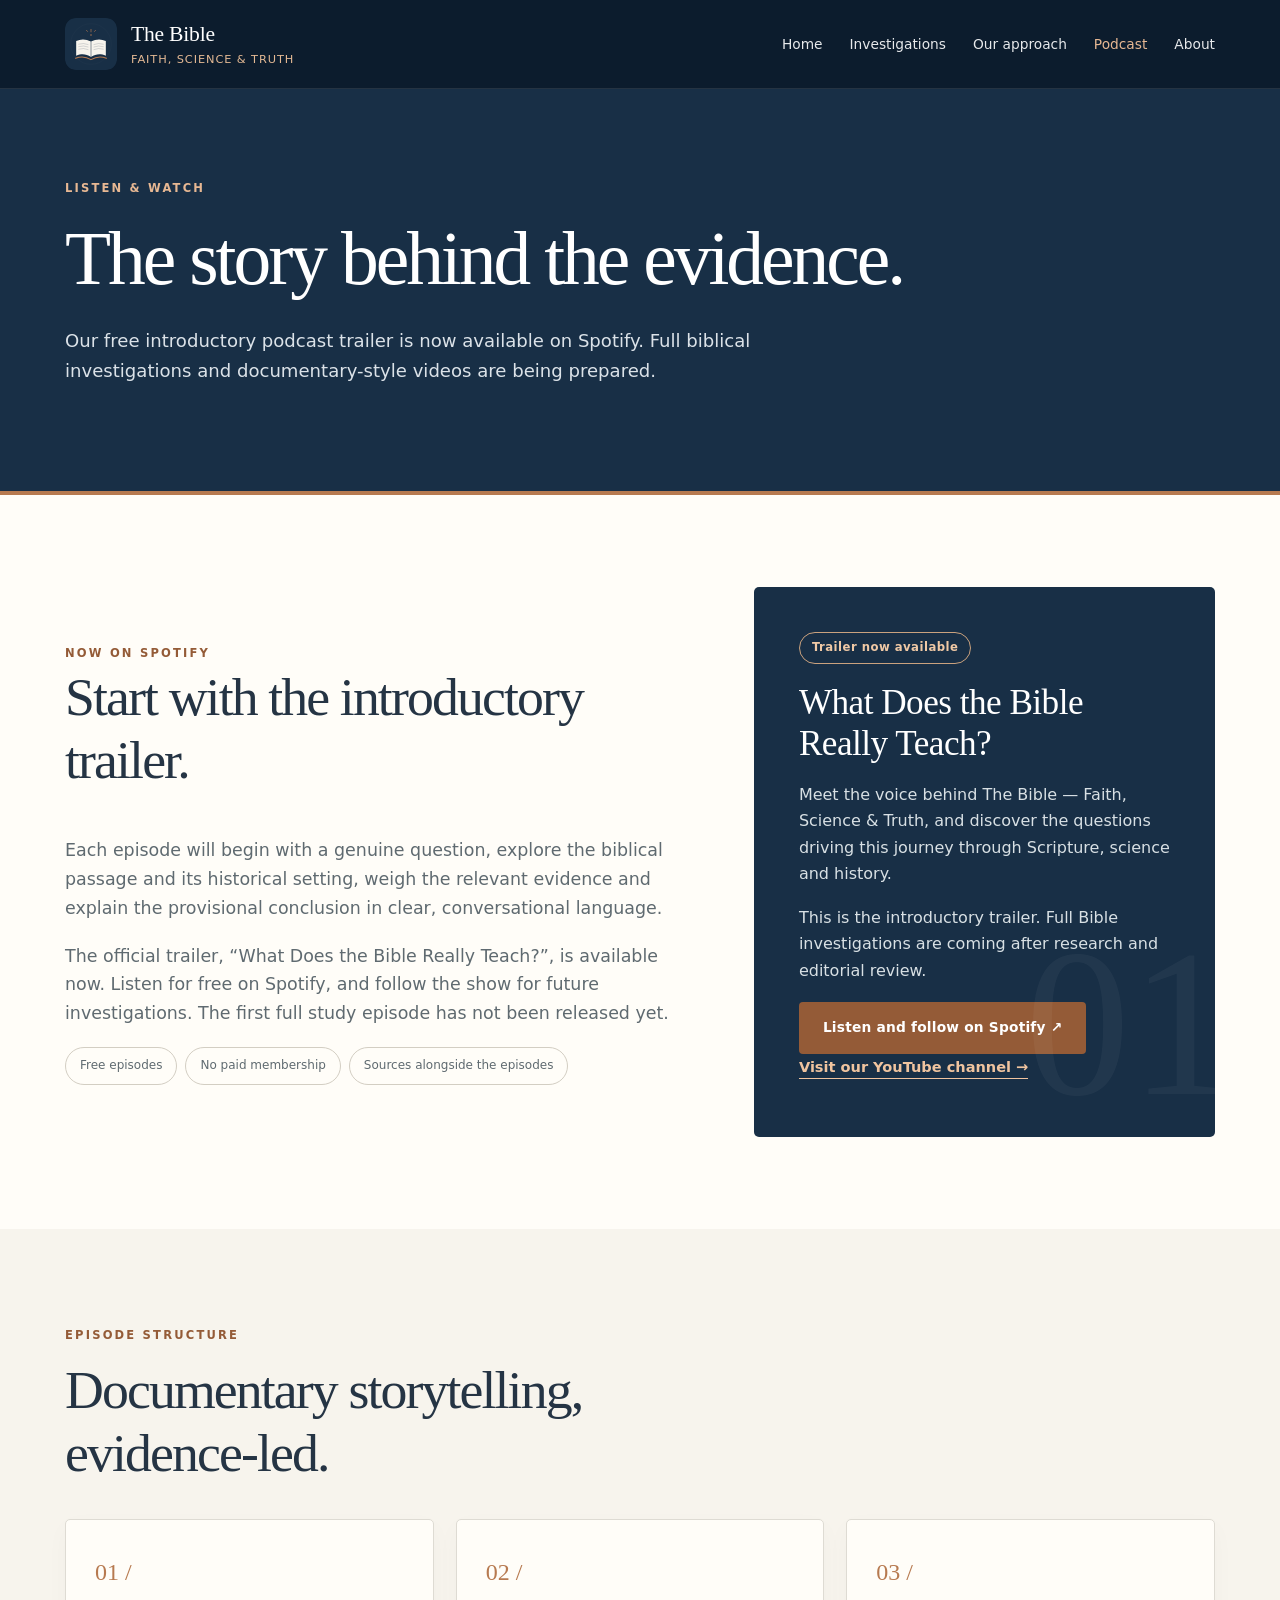
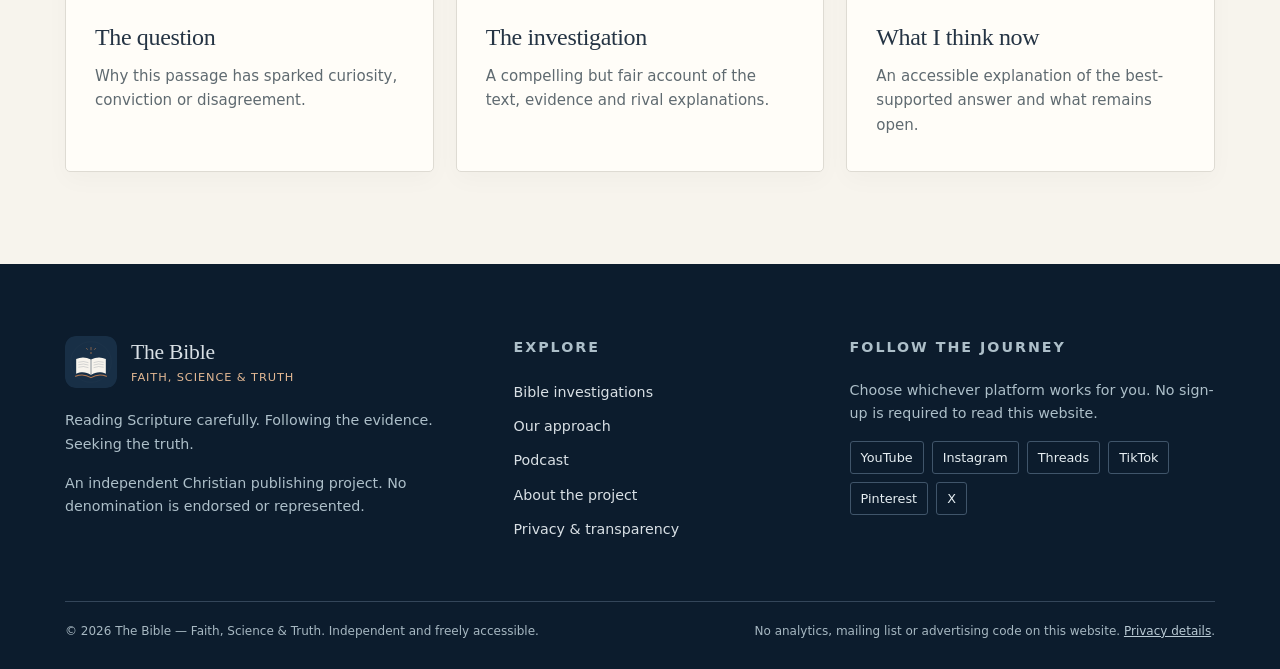
<file: podcast.html>
<!doctype html><html lang="en-GB"><head><meta charset="utf-8"><meta name="viewport" content="width=device-width, initial-scale=1"><meta name="description" content="Listen to the free introductory trailer for The Bible — Faith, Science & Truth on Spotify. Full Bible investigations are in preparation."><meta name="theme-color" content="#182f46"><meta name="referrer" content="strict-origin-when-cross-origin"><title>Podcast & video | The Bible — Faith, Science &amp; Truth</title><link rel="icon" type="image/svg+xml" href="favicon.svg"><link rel="stylesheet" href="styles.css"><meta property="og:type" content="website"><meta property="og:site_name" content="The Bible — Faith, Science &amp; Truth"><meta property="og:title" content="Podcast & video | The Bible — Faith, Science &amp; Truth"><meta property="og:description" content="Listen to the free introductory trailer for The Bible — Faith, Science & Truth on Spotify. Full Bible investigations are in preparation."><meta property="og:image" content="https://thebiblefst.github.io/assets/social-preview.jpg"><meta property="og:url" content="https://thebiblefst.github.io/podcast.html"><meta name="twitter:card" content="summary_large_image"></head><body><a class="skip-link" href="#main">Skip to content</a><header class="site-header"><div class="container header-row"><a class="brand" href="index.html" aria-label="The Bible — Faith, Science & Truth, home"><img src="assets/mark.svg" alt="" width="52" height="52"><span><strong>The Bible</strong><em>Faith, Science &amp; Truth</em></span></a><nav class="nav" aria-label="Main navigation"><a href="index.html" >Home</a><a href="investigations.html" >Investigations</a><a href="approach.html" >Our approach</a><a href="podcast.html" aria-current="page">Podcast</a><a href="about.html" >About</a></nav><details class="mobile-menu"><summary>Menu</summary><nav class="mobile-links" aria-label="Mobile navigation"><a href="index.html" >Home</a><a href="investigations.html" >Investigations</a><a href="approach.html" >Our approach</a><a href="podcast.html" aria-current="page">Podcast</a><a href="about.html" >About</a></nav></details></div></header><main id="main"><section class="page-hero"><div class="container"><span class="eyebrow">Listen & watch</span><h1>The story behind the evidence.</h1><p>Our free introductory podcast trailer is now available on Spotify. Full biblical investigations and documentary-style videos are being prepared.</p></div></section><section class="section"><div class="container two-col"><div><span class="eyebrow">Now on Spotify</span><h2>Start with the introductory trailer.</h2><p class="intro-copy">Each episode will begin with a genuine question, explore the biblical passage and its historical setting, weigh the relevant evidence and explain the provisional conclusion in clear, conversational language.</p><p class="intro-copy">The official trailer, “What Does the Bible Really Teach?”, is available now. Listen for free on Spotify, and follow the show for future investigations. The first full study episode has not been released yet.</p><div class="pill-row"><span class="pill">Free episodes</span><span class="pill">No paid membership</span><span class="pill">Sources alongside the episodes</span></div></div><div class="feature-panel"><span class="status">Trailer now available</span><h3>What Does the Bible Really Teach?</h3><p>Meet the voice behind The Bible — Faith, Science &amp; Truth, and discover the questions driving this journey through Scripture, science and history.</p><p>This is the introductory trailer. Full Bible investigations are coming after research and editorial review.</p><a class="btn btn-copper" href="https://open.spotify.com/show/1394dHBqV71P1nfKR4zUUt" rel="noopener noreferrer">Listen and follow on Spotify ↗</a><p><a class="text-link" href="https://www.youtube.com/@thebiblefst" rel="noopener noreferrer">Visit our YouTube channel →</a></p></div></div></section><section class="section section-tinted"><div class="container"><div class="section-top"><div><span class="eyebrow">Episode structure</span><h2>Documentary storytelling, evidence-led.</h2></div></div><div class="three-col"><article class="card"><span class="number">01 /</span><h3>The question</h3><p>Why this passage has sparked curiosity, conviction or disagreement.</p></article><article class="card"><span class="number">02 /</span><h3>The investigation</h3><p>A compelling but fair account of the text, evidence and rival explanations.</p></article><article class="card"><span class="number">03 /</span><h3>What I think now</h3><p>An accessible explanation of the best-supported answer and what remains open.</p></article></div></div></section></main><footer class="site-footer"><div class="container"><div class="footer-main"><div><a class="brand" href="index.html"><img src="assets/mark.svg" alt="" width="52" height="52"><span><strong>The Bible</strong><em>Faith, Science &amp; Truth</em></span></a><p>Reading Scripture carefully. Following the evidence. Seeking the truth.</p><p>An independent Christian publishing project. No denomination is endorsed or represented.</p></div><div><p class="footer-title">Explore</p><ul class="footer-links"><li><a href="investigations.html">Bible investigations</a></li><li><a href="approach.html">Our approach</a></li><li><a href="podcast.html">Podcast</a></li><li><a href="about.html">About the project</a></li><li><a href="privacy.html">Privacy &amp; transparency</a></li></ul></div><div><p class="footer-title">Follow the journey</p><p>Choose whichever platform works for you. No sign-up is required to read this website.</p><div class="socials"><a href="https://www.youtube.com/@thebiblefst" rel="noopener noreferrer">YouTube</a><a href="https://www.instagram.com/thebiblefst/" rel="noopener noreferrer">Instagram</a><a href="https://www.threads.net/@thebiblefst" rel="noopener noreferrer">Threads</a><a href="https://www.tiktok.com/@thebiblefst" rel="noopener noreferrer">TikTok</a><a href="https://www.pinterest.com/thebiblefst/" rel="noopener noreferrer">Pinterest</a><a href="https://x.com/thebiblefst" rel="noopener noreferrer">X</a></div></div></div><div class="footer-bottom"><span>© 2026 The Bible — Faith, Science &amp; Truth. Independent and freely accessible.</span><span>No analytics, mailing list or advertising code on this website. <a href="privacy.html">Privacy details</a>.</span></div></div></footer></body></html>
</file>
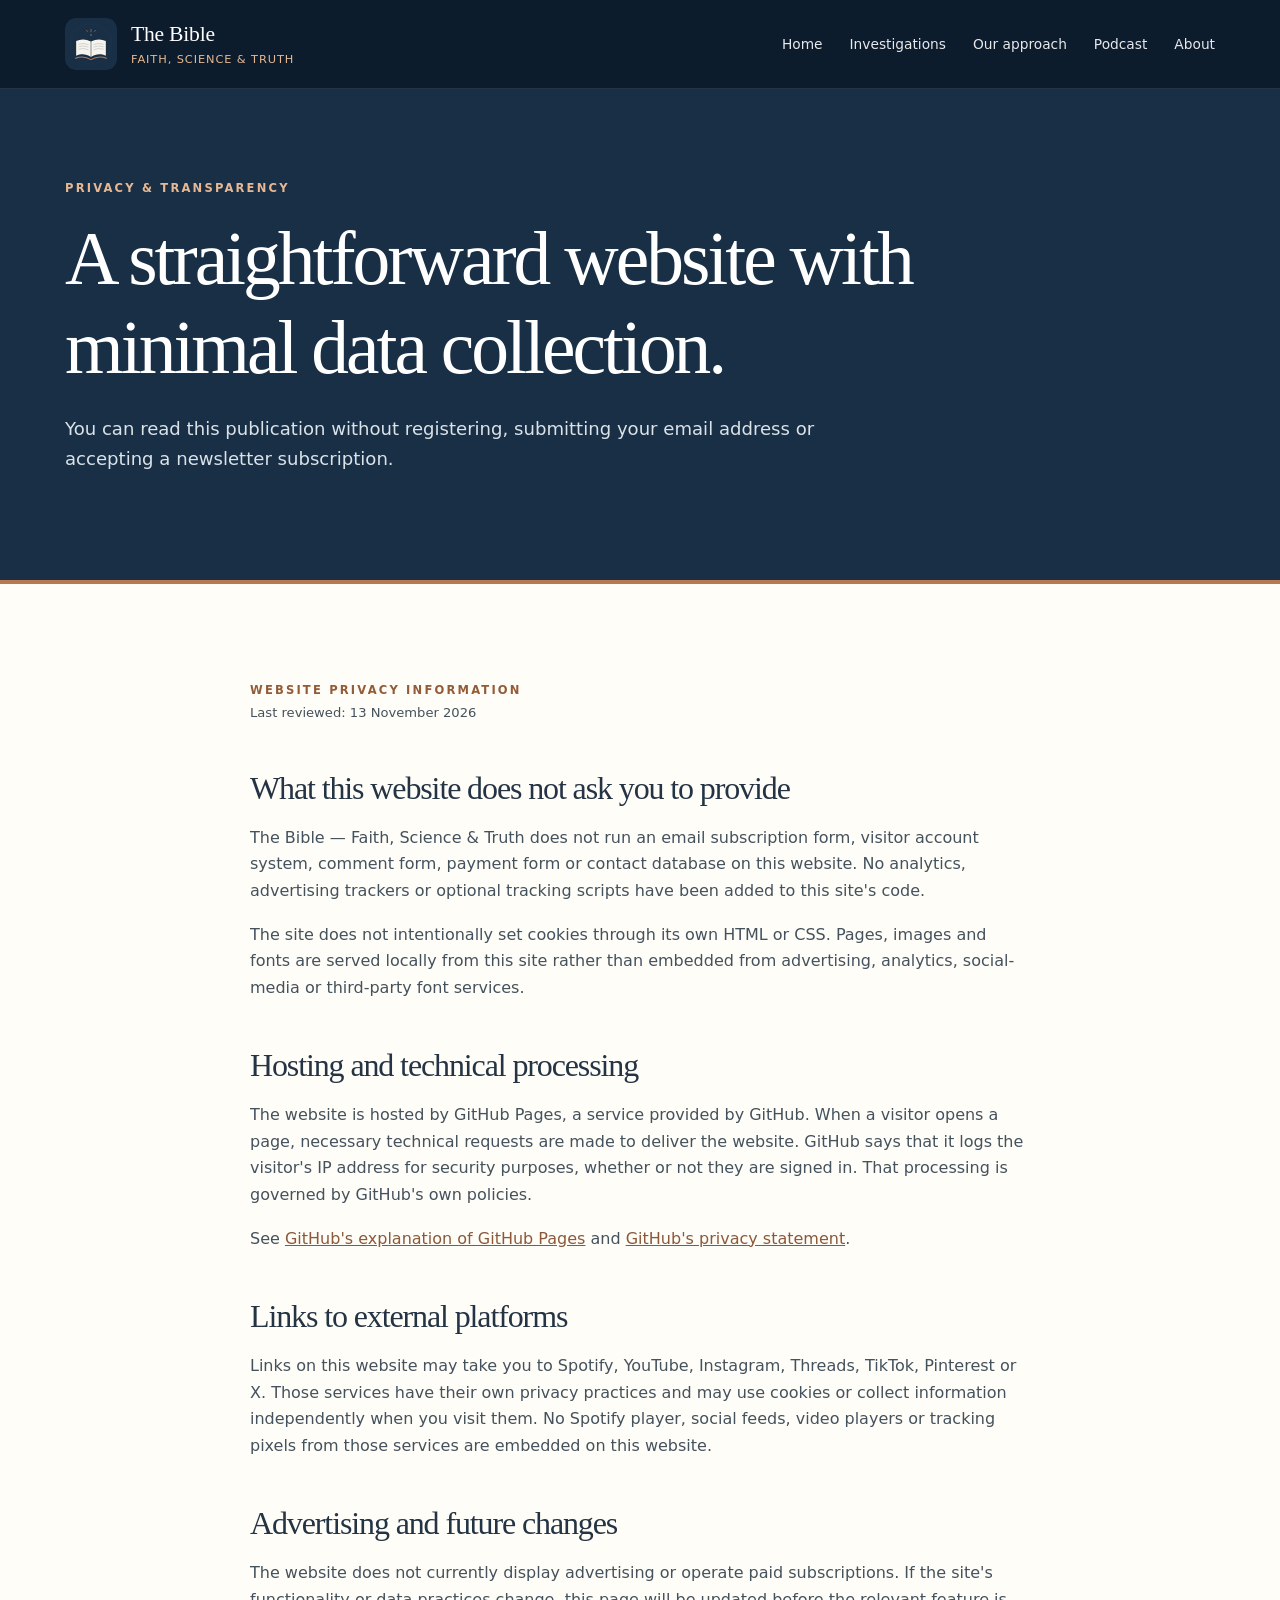
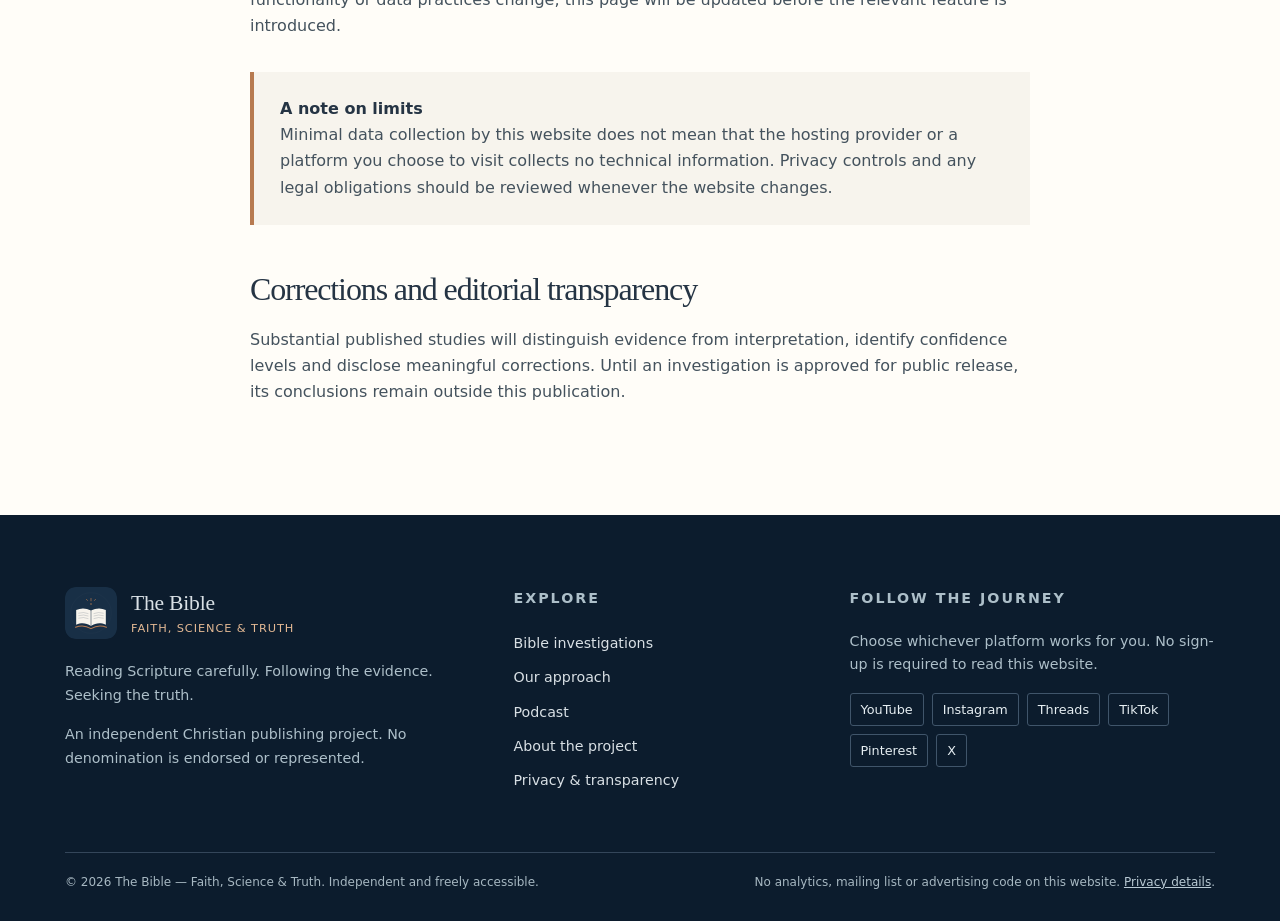
<file: privacy.html>
<!doctype html><html lang="en-GB"><head><meta charset="utf-8"><meta name="viewport" content="width=device-width, initial-scale=1"><meta name="description" content="Privacy information for our GitHub Pages website: no visitor accounts, mailing list, analytics or advertising trackers operated by the site."><meta name="theme-color" content="#182f46"><meta name="referrer" content="strict-origin-when-cross-origin"><title>Privacy & transparency | The Bible — Faith, Science &amp; Truth</title><link rel="icon" type="image/svg+xml" href="favicon.svg"><link rel="stylesheet" href="styles.css"><meta property="og:type" content="website"><meta property="og:site_name" content="The Bible — Faith, Science &amp; Truth"><meta property="og:title" content="Privacy & transparency | The Bible — Faith, Science &amp; Truth"><meta property="og:description" content="Privacy information for our GitHub Pages website: no visitor accounts, mailing list, analytics or advertising trackers operated by the site."><meta property="og:image" content="https://thebiblefst.github.io/assets/social-preview.jpg"><meta property="og:url" content="https://thebiblefst.github.io/privacy.html"><meta name="twitter:card" content="summary_large_image"></head><body><a class="skip-link" href="#main">Skip to content</a><header class="site-header"><div class="container header-row"><a class="brand" href="index.html" aria-label="The Bible — Faith, Science & Truth, home"><img src="assets/mark.svg" alt="" width="52" height="52"><span><strong>The Bible</strong><em>Faith, Science &amp; Truth</em></span></a><nav class="nav" aria-label="Main navigation"><a href="index.html" >Home</a><a href="investigations.html" >Investigations</a><a href="approach.html" >Our approach</a><a href="podcast.html" >Podcast</a><a href="about.html" >About</a></nav><details class="mobile-menu"><summary>Menu</summary><nav class="mobile-links" aria-label="Mobile navigation"><a href="index.html" >Home</a><a href="investigations.html" >Investigations</a><a href="approach.html" >Our approach</a><a href="podcast.html" >Podcast</a><a href="about.html" >About</a></nav></details></div></header><main id="main"><section class="page-hero"><div class="container"><span class="eyebrow">Privacy & transparency</span><h1>A straightforward website with minimal data collection.</h1><p>You can read this publication without registering, submitting your email address or accepting a newsletter subscription.</p></div></section><section class="section"><div class="container reading-width"><span class="eyebrow">Website privacy information</span><p class="muted tiny">Last reviewed: 13 November 2026</p><h2>What this website does not ask you to provide</h2><p>The Bible — Faith, Science &amp; Truth does not run an email subscription form, visitor account system, comment form, payment form or contact database on this website. No analytics, advertising trackers or optional tracking scripts have been added to this site's code.</p><p>The site does not intentionally set cookies through its own HTML or CSS. Pages, images and fonts are served locally from this site rather than embedded from advertising, analytics, social-media or third-party font services.</p><h2>Hosting and technical processing</h2><p>The website is hosted by GitHub Pages, a service provided by GitHub. When a visitor opens a page, necessary technical requests are made to deliver the website. GitHub says that it logs the visitor's IP address for security purposes, whether or not they are signed in. That processing is governed by GitHub's own policies.</p><p>See <a href="https://docs.github.com/en/pages/getting-started-with-github-pages/what-is-github-pages">GitHub's explanation of GitHub Pages</a> and <a href="https://docs.github.com/en/site-policy/privacy-policies/github-general-privacy-statement">GitHub's privacy statement</a>.</p><h2>Links to external platforms</h2><p>Links on this website may take you to Spotify, YouTube, Instagram, Threads, TikTok, Pinterest or X. Those services have their own privacy practices and may use cookies or collect information independently when you visit them. No Spotify player, social feeds, video players or tracking pixels from those services are embedded on this website.</p><h2>Advertising and future changes</h2><p>The website does not currently display advertising or operate paid subscriptions. If the site's functionality or data practices change, this page will be updated before the relevant feature is introduced.</p><div class="notice"><strong>A note on limits</strong><p>Minimal data collection by this website does not mean that the hosting provider or a platform you choose to visit collects no technical information. Privacy controls and any legal obligations should be reviewed whenever the website changes.</p></div><h2>Corrections and editorial transparency</h2><p>Substantial published studies will distinguish evidence from interpretation, identify confidence levels and disclose meaningful corrections. Until an investigation is approved for public release, its conclusions remain outside this publication.</p></div></section></main><footer class="site-footer"><div class="container"><div class="footer-main"><div><a class="brand" href="index.html"><img src="assets/mark.svg" alt="" width="52" height="52"><span><strong>The Bible</strong><em>Faith, Science &amp; Truth</em></span></a><p>Reading Scripture carefully. Following the evidence. Seeking the truth.</p><p>An independent Christian publishing project. No denomination is endorsed or represented.</p></div><div><p class="footer-title">Explore</p><ul class="footer-links"><li><a href="investigations.html">Bible investigations</a></li><li><a href="approach.html">Our approach</a></li><li><a href="podcast.html">Podcast</a></li><li><a href="about.html">About the project</a></li><li><a href="privacy.html">Privacy &amp; transparency</a></li></ul></div><div><p class="footer-title">Follow the journey</p><p>Choose whichever platform works for you. No sign-up is required to read this website.</p><div class="socials"><a href="https://www.youtube.com/@thebiblefst" rel="noopener noreferrer">YouTube</a><a href="https://www.instagram.com/thebiblefst/" rel="noopener noreferrer">Instagram</a><a href="https://www.threads.net/@thebiblefst" rel="noopener noreferrer">Threads</a><a href="https://www.tiktok.com/@thebiblefst" rel="noopener noreferrer">TikTok</a><a href="https://www.pinterest.com/thebiblefst/" rel="noopener noreferrer">Pinterest</a><a href="https://x.com/thebiblefst" rel="noopener noreferrer">X</a></div></div></div><div class="footer-bottom"><span>© 2026 The Bible — Faith, Science &amp; Truth. Independent and freely accessible.</span><span>No analytics, mailing list or advertising code on this website. <a href="privacy.html">Privacy details</a>.</span></div></div></footer></body></html>
</file>
<file: styles.css>
/* The Bible — Faith, Science & Truth · static, privacy-conscious site */
:root{--navy:#182f46;--deep:#0c1c2d;--navy2:#203d57;--copper:#b77a50;--copper-light:#e7b893;--ivory:#f7f4ed;--paper:#fffdf8;--sage:#60786e;--ink:#253444;--muted:#5f6a70;--line:#dedbd3;--shadow:0 20px 58px rgba(22,35,48,.11)}
*,*::before,*::after{box-sizing:border-box}html{scroll-behavior:smooth}body{margin:0;background:var(--paper);color:var(--ink);font-family:system-ui,-apple-system,'Segoe UI',Arial,sans-serif;line-height:1.65;font-size:16px;-webkit-font-smoothing:antialiased}a{color:inherit}a:hover{text-decoration-color:var(--copper)}img{max-width:100%;height:auto}h1,h2,h3,p{margin-top:0}h1,h2,h3{line-height:1.17}h1,h2,h3,.serif{font-family:Georgia,'Times New Roman',serif;font-weight:500}p{margin-bottom:1.1em}h1{font-size:clamp(2.7rem,5.9vw,5.2rem);letter-spacing:-.04em}h2{font-size:clamp(2.1rem,4.2vw,3.45rem);letter-spacing:-.035em}h3{font-size:1.5rem;letter-spacing:-.015em}small,.tiny{font-size:.82rem}.eyebrow{font-size:.72rem;letter-spacing:.19em;text-transform:uppercase;font-weight:800;color:var(--copper)}.muted{color:var(--muted)}.container{width:min(1150px,calc(100% - 42px));margin-inline:auto}.skip-link{position:absolute;top:-60px;left:12px;z-index:999;padding:10px 16px;background:#fff;color:var(--navy)}.skip-link:focus{top:12px}.site-header{position:relative;z-index:5;background:var(--deep);color:#fff;border-bottom:1px solid rgba(255,255,255,.1)}.header-row{min-height:88px;display:flex;justify-content:space-between;align-items:center;gap:28px}.brand{display:flex;align-items:center;gap:14px;text-decoration:none}.brand img{width:52px;height:52px;border-radius:11px}.brand span{display:flex;flex-direction:column;line-height:1.17}.brand strong{font-family:Georgia,'Times New Roman',serif;font-size:1.35rem;font-weight:500;letter-spacing:-.01em}.brand em{font-size:.71rem;font-style:normal;letter-spacing:.08em;color:#e4b994;text-transform:uppercase;margin-top:6px}.nav{display:flex;align-items:center;gap:27px}.nav a{text-decoration:none;font-size:.86rem;color:#e7e9eb;transition:color .2s}.nav a:hover,.nav a[aria-current=page]{color:#e7b893}.mobile-menu{display:none}.mobile-menu summary{cursor:pointer;padding:8px 12px;border:1px solid #455669;border-radius:7px;list-style:none}.mobile-menu summary::-webkit-details-marker{display:none}.mobile-menu .mobile-links{position:absolute;top:100%;left:0;right:0;background:var(--deep);display:grid;gap:0;border-top:1px solid #354859;padding:10px 22px 18px}.mobile-links a{padding:12px 6px;text-decoration:none;border-bottom:1px solid rgba(255,255,255,.1)}.announcement{background:#263e53;color:#e7dbc9;padding:10px 0;text-align:center;font-size:.77rem;letter-spacing:.06em}
.btn{display:inline-flex;align-items:center;justify-content:center;gap:10px;border-radius:4px;min-height:52px;padding:13px 24px;font-size:.86rem;font-weight:700;letter-spacing:.015em;text-decoration:none;transition:transform .15s,background .2s,border .2s}.btn:hover{transform:translateY(-2px)}.btn-copper{background:var(--copper);color:#fff}.btn-copper:hover{background:#9c6440}.btn-outline{border:1px solid rgba(255,255,255,.68);color:#fff}.btn-outline:hover{background:rgba(255,255,255,.08)}.btn-outline-dark{border:1px solid #7b8b95;color:var(--navy)}.btn-outline-dark:hover{background:#f1ede6}.arrow{font-size:1.25rem}
.hero{position:relative;overflow:hidden;background:#142b42;color:#fff;min-height:620px}.hero::before{content:"";position:absolute;inset:0;background-image:linear-gradient(90deg,rgba(13,29,47,.97) 0%,rgba(13,29,47,.90) 32%,rgba(13,29,47,.52) 60%,rgba(13,29,47,.18) 100%),url('assets/documentary-study.webp');background-size:cover;background-position:center 46%}.hero::after{content:"";position:absolute;bottom:0;left:0;right:0;height:5px;background:var(--copper)}.hero .container{position:relative;padding:96px 0 106px}.hero .eyebrow{color:#e7b893}.hero h1{max-width:730px;margin:22px 0 23px}.hero .hero-lead{max-width:615px;font-size:clamp(1.04rem,1.5vw,1.18rem);line-height:1.75;color:#e5e9ed}.hero-ctas{display:flex;flex-wrap:wrap;gap:13px;margin-top:33px}.hero-bottom{margin-top:51px;max-width:630px;display:flex;align-items:center;gap:15px;color:#d3d5d5;font-size:.84rem}.fine-line{width:46px;height:1px;background:var(--copper);flex-shrink:0}
.section{padding:92px 0}.section-tinted{background:var(--ivory)}.section-dark{background:var(--navy);color:#fff}.section-top{display:flex;justify-content:space-between;align-items:end;gap:30px;margin-bottom:34px}.section-top h2{max-width:700px;margin:12px 0 0}.section-top p{max-width:350px;margin:0}.intro-copy{max-width:730px;font-size:1.09rem;color:var(--muted)}.intro-copy.on-dark{color:#e6e9e8}.two-col{display:grid;grid-template-columns:1.15fr .85fr;gap:65px;align-items:center}.three-col{display:grid;grid-template-columns:repeat(3,1fr);gap:22px}.card{background:var(--paper);border:1px solid var(--line);padding:33px 29px;border-radius:5px;min-height:200px;box-shadow:0 8px 25px rgba(15,32,47,.028)}.card .number{font-family:Georgia,serif;color:var(--copper);font-size:1.5rem;margin-bottom:30px;display:block}.card h3{margin-bottom:13px}.card p{color:var(--muted);font-size:.94rem;margin:0}.card p:last-child{margin-bottom:0}.feature-photo{width:100%;aspect-ratio:1.15;object-fit:cover;object-position:70% center;border-radius:5px;box-shadow:var(--shadow)}.divider{width:52px;height:2px;background:var(--copper);margin:25px 0}.quote{font-family:Georgia,serif;font-size:clamp(1.35rem,2.5vw,2.05rem);font-weight:normal;line-height:1.45}.feature-panel{background:var(--navy);color:#fff;border-radius:5px;padding:45px 45px 39px;position:relative;overflow:hidden}.feature-panel::after{content:"01";font-family:Georgia,serif;position:absolute;right:-20px;bottom:-60px;font-size:210px;color:rgba(255,255,255,.042);pointer-events:none}.feature-panel .eyebrow{color:var(--copper-light)}.feature-panel h3{font-size:2.2rem;margin:18px 0}.feature-panel p{color:#d8e0e4;max-width:550px}.status{display:inline-block;border:1px solid #d3c5b7;border-radius:100px;color:#80583c;padding:5px 12px;font-size:.73rem;font-weight:700;letter-spacing:.04em}.feature-panel .status{border-color:#caa27e;color:#f0c9a5}.text-link{color:var(--copper);text-decoration:none;border-bottom:1px solid currentColor;padding-bottom:3px;font-weight:700;font-size:.91rem}.text-link:hover{color:#9f6241}.section-dark .text-link{color:#f0c49f}.journey-list{counter-reset:step;list-style:none;margin:20px 0 0;padding:0}.journey-list li{counter-increment:step;padding:21px 0 22px 55px;position:relative;border-bottom:1px solid var(--line)}.journey-list li::before{content:counter(step,decimal-leading-zero);position:absolute;left:0;top:21px;color:var(--copper);font-family:Georgia,serif;font-size:1.25rem}.journey-list strong{display:block;color:var(--navy);font-size:1rem}.journey-list span{color:var(--muted);font-size:.92rem}.pill-row{display:flex;gap:8px;flex-wrap:wrap}.pill{border:1px solid #d3cec3;border-radius:100px;padding:8px 14px;font-size:.75rem;color:var(--muted);background:#fffdf8}.cta-strip{padding:64px 0;background:var(--sage);color:#fff}.cta-inner{display:flex;justify-content:space-between;gap:35px;align-items:center}.cta-inner h2{font-size:2.5rem;margin:0 0 12px}.cta-inner p{margin:0;max-width:640px}.light-btn{background:#fffdf8;color:var(--navy);white-space:nowrap}.light-btn:hover{background:#f2e8db}.page-hero{background:var(--navy);color:#fff;padding:85px 0 90px;position:relative;overflow:hidden}.page-hero::after{content:"";position:absolute;bottom:0;left:0;right:0;height:4px;background:var(--copper)}.page-hero h1{margin:15px 0 22px;max-width:900px}.page-hero p{font-size:1.13rem;max-width:750px;color:#dbe2e8}.reading-width{max-width:780px}.reading-width h2{margin-top:46px;margin-bottom:18px;font-size:2rem}.reading-width h3{margin-top:31px;margin-bottom:13px;font-size:1.45rem}.reading-width p,.reading-width li{color:#44525d}.reading-width a{color:#8b5839}.reading-width li{padding-left:8px;margin:6px 0}.notice{border-left:4px solid var(--copper);background:var(--ivory);padding:24px 26px;margin:32px 0}.notice p:last-child{margin-bottom:0}.topic-card{display:flex;flex-direction:column;justify-content:space-between;min-height:260px}.topic-card .topic-top{margin-bottom:35px}.topic-card .number{margin:0 0 22px}.topic-card .eyebrow{font-size:.65rem}.topic-card a{margin-top:25px}.site-footer{background:var(--deep);color:#d9e0e5;padding:72px 0 28px}.footer-main{display:grid;grid-template-columns:1.4fr 1fr 1.3fr;gap:55px;padding-bottom:50px}.site-footer .brand{margin-bottom:21px}.footer-main p{color:#adbfc9;max-width:380px;font-size:.89rem}.footer-title{text-transform:uppercase;letter-spacing:.14em;color:#e9c09b;font-size:.72rem;font-weight:800;margin:0 0 19px}.footer-links{list-style:none;margin:0;padding:0}.footer-links li{margin:8px 0}.footer-links a{text-decoration:none;color:#d9e0e5;font-size:.89rem}.footer-links a:hover{color:var(--copper-light)}.footer-bottom{border-top:1px solid #34465a;padding-top:20px;display:flex;justify-content:space-between;gap:15px;color:#a7b8c2;font-size:.75rem}.footer-bottom a{color:#b9cad4}.socials{display:flex;flex-wrap:wrap;gap:8px}.socials a{font-size:.8rem;color:#e6eef2;text-decoration:none;padding:5px 10px;border:1px solid #40556a;border-radius:3px}.socials a:hover{border-color:var(--copper);color:var(--copper-light)}:focus-visible{outline:3px solid #e2aa68;outline-offset:3px}@media(max-width:920px){.nav{gap:15px}.nav a{font-size:.8rem}.two-col{gap:35px}.three-col{gap:14px}.card{padding:27px 23px}.footer-main{gap:24px}}@media(max-width:720px){.container{width:min(100% - 34px,1150px)}.header-row{min-height:74px}.brand img{width:44px;height:44px}.brand strong{font-size:1.15rem}.brand em{font-size:.62rem}.nav{display:none}.mobile-menu{display:block}.hero{min-height:570px}.hero::before{background-image:linear-gradient(90deg,rgba(13,29,47,.97) 0%,rgba(13,29,47,.82) 65%,rgba(13,29,47,.48) 100%),url('assets/documentary-study.webp');background-position:67% center}.hero .container{padding:78px 0 72px}.hero-bottom{margin-top:35px}.section{padding:67px 0}.section-top{display:block}.section-top p{margin-top:17px}.two-col,.three-col{grid-template-columns:1fr}.feature-photo{aspect-ratio:1.6}.feature-panel{padding:32px 25px}.feature-panel h3{font-size:1.8rem}.cta-inner,.footer-bottom{display:block}.cta-inner .btn{margin-top:22px}.footer-main{grid-template-columns:1fr 1fr;gap:32px}.footer-main>div:first-child{grid-column:1/-1}.page-hero{padding:65px 0}.site-footer{padding-top:56px}.footer-bottom span{display:block;margin-top:8px}.mobile-menu .mobile-links{box-shadow:0 14px 24px rgba(0,0,0,.16)}}@media(max-width:450px){.brand strong{font-size:1rem}.brand em{font-size:.56rem}.brand{gap:9px}.brand img{width:39px;height:39px}.hero-ctas{display:grid}.btn{width:100%}.page-hero h1{overflow-wrap:anywhere}.footer-main{grid-template-columns:1fr}.footer-main>div:first-child{grid-column:auto}.section-top h2{font-size:2.2rem}}@media(prefers-reduced-motion:reduce){html{scroll-behavior:auto}*,*::before,*::after{transition:none!important;animation:none!important}}


/* v1.1: Improve readable copper-text contrast while retaining decorative copper. */
:root { --copper-readable: #945b37; }
.eyebrow, .text-link, .text-link:hover, .journey-list li::before { color: var(--copper-readable); }
.btn-copper { background: var(--copper-readable); }
.btn-copper:hover { background: #79482b; }
.hero .eyebrow, .page-hero .eyebrow, .section-dark .eyebrow, .feature-panel .eyebrow { color: #e7b893; }
.section-dark .text-link, .feature-panel .text-link { color: #f0c49f; }
</file>
